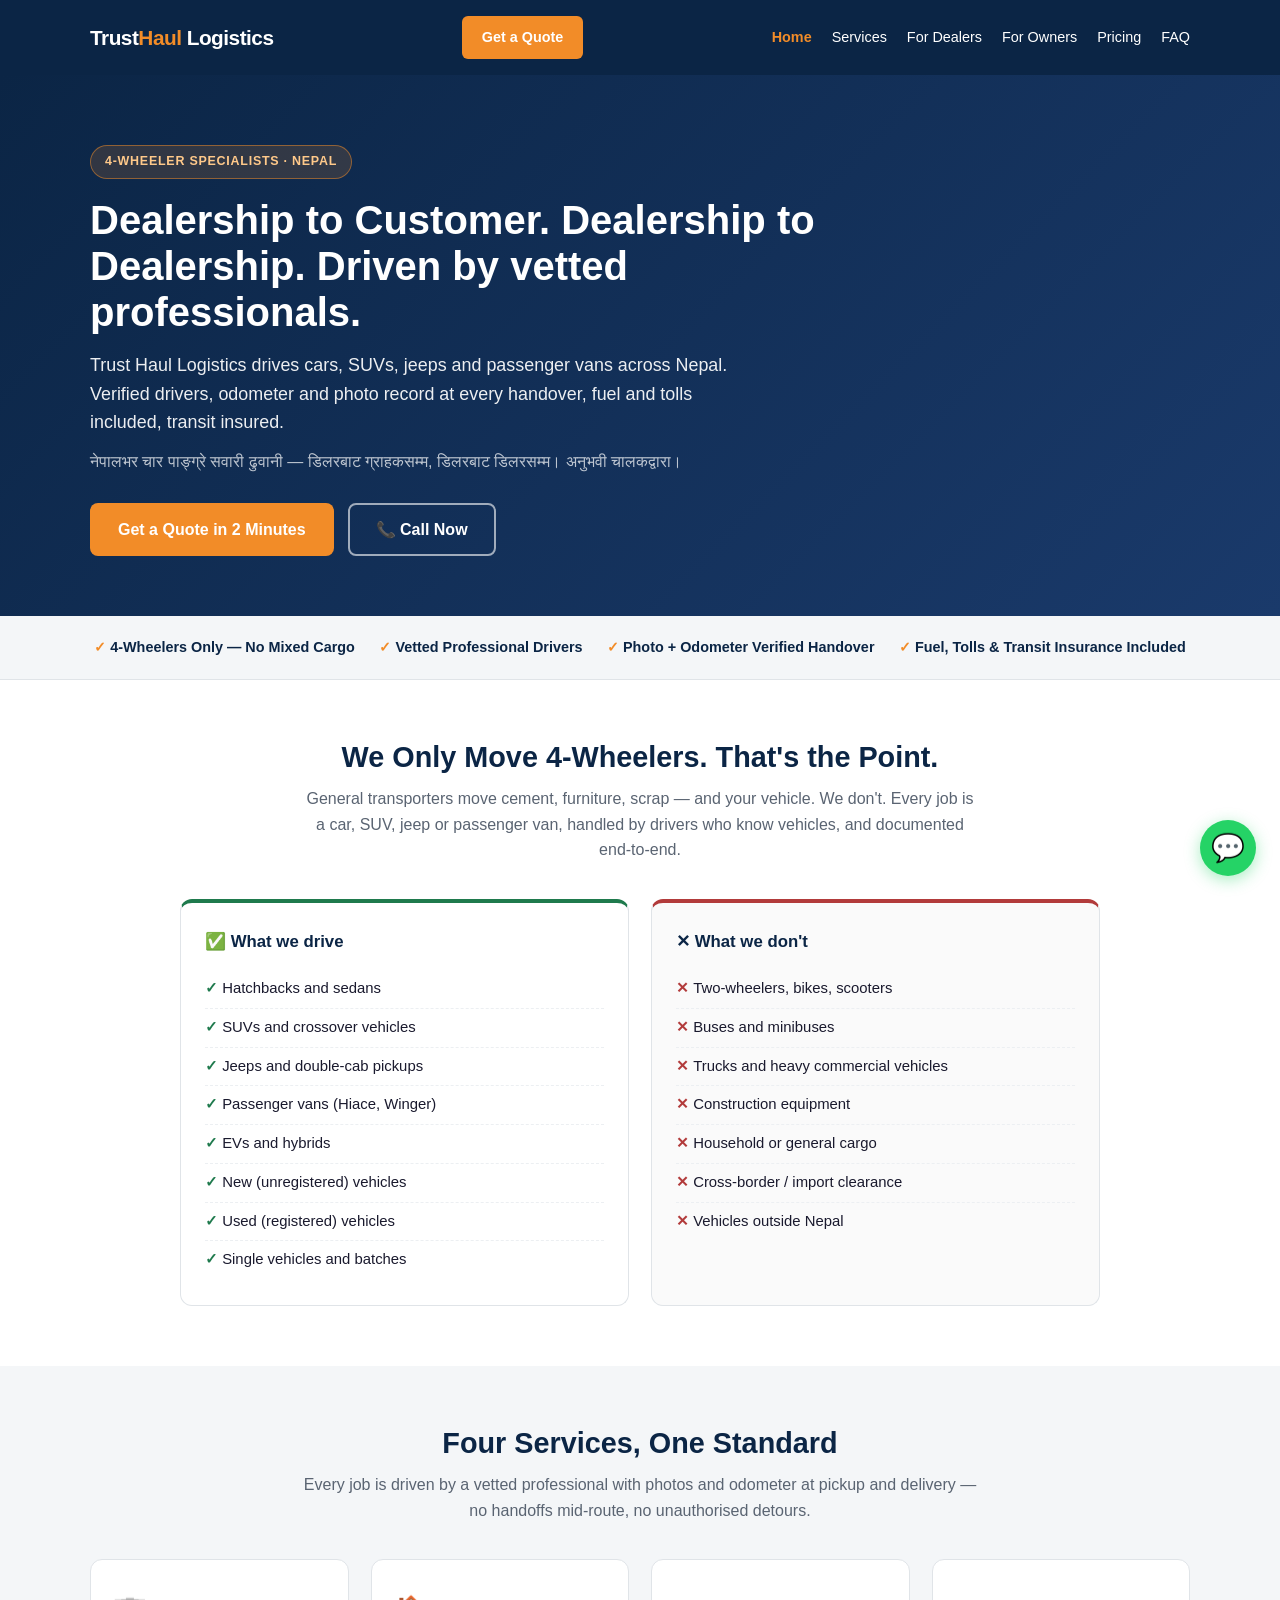
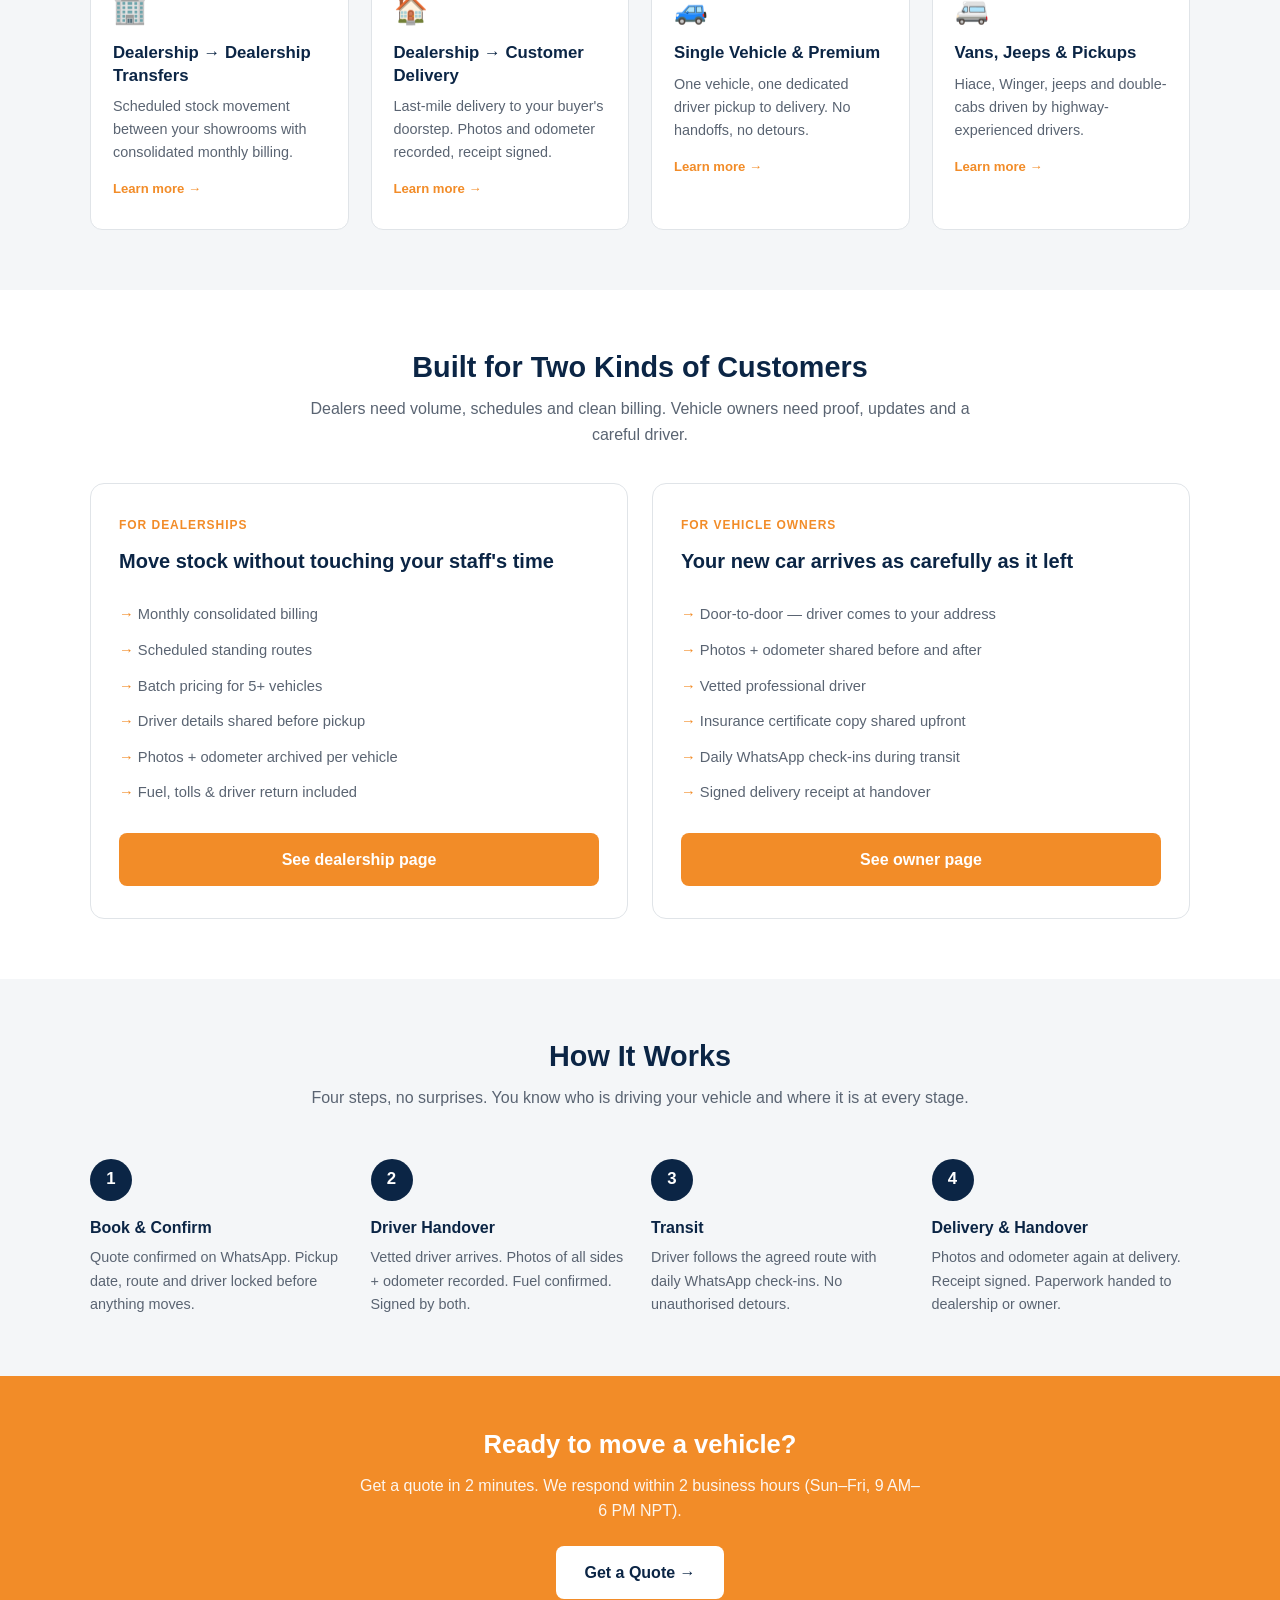
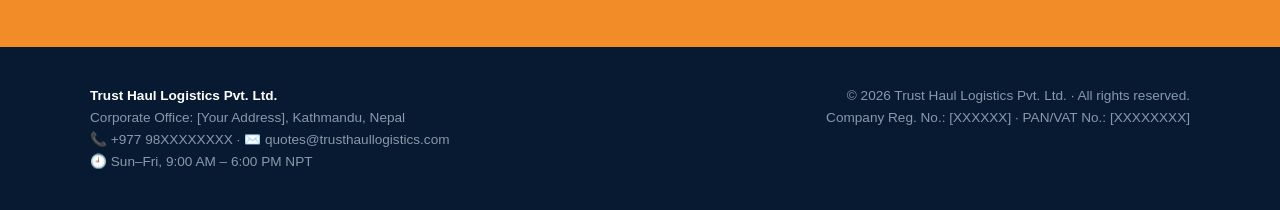
<file: index.html>
<!DOCTYPE html>
<html lang="en">
<head>
<meta charset="UTF-8">
<meta name="viewport" content="width=device-width, initial-scale=1.0">
<title>Trust Haul Logistics Pvt. Ltd. — 4-Wheeler Transport Across Nepal</title>
<meta name="description" content="Trust Haul Logistics drives 4-wheelers across Nepal — dealership to customer, dealership to dealership. Vetted professional drivers, odometer and photo record, fuel and tolls included. Quotes in NPR incl. 13% VAT.">
<link rel="stylesheet" href="styles.css">
</head>
<body>

<header>
  <div class="container">
    <a href="index.html" class="logo">Trust<span>Haul</span> Logistics</a>
    <a href="contact.html#quote" class="header-cta">Get a Quote</a>
    <nav>
      <a href="index.html" class="active">Home</a>
      <a href="services.html">Services</a>
      <a href="for-dealers.html">For Dealers</a>
      <a href="for-owners.html">For Owners</a>
      <a href="pricing.html">Pricing</a>
      <a href="faq.html">FAQ</a>
    </nav>
  </div>
</header>

<section class="hero">
  <div class="container">
    <span class="eyebrow">4-Wheeler Specialists · Nepal</span>
    <h1>Dealership to Customer. Dealership to Dealership. Driven by vetted professionals.</h1>
    <p>Trust Haul Logistics drives cars, SUVs, jeeps and passenger vans across Nepal. Verified drivers, odometer and photo record at every handover, fuel and tolls included, transit insured.</p>
    <p class="nepali" lang="ne">नेपालभर चार पाङ्ग्रे सवारी ढुवानी — डिलरबाट ग्राहकसम्म, डिलरबाट डिलरसम्म। अनुभवी चालकद्वारा।</p>
    <div class="hero-ctas">
      <a href="contact.html#quote" class="btn-primary">Get a Quote in 2 Minutes</a>
      <a href="tel:+9779800000000" class="btn-outline">📞 Call Now</a>
    </div>
  </div>
</section>

<div class="trust-bar">
  <div class="container">
    <div class="trust-items">
      <span>4-Wheelers Only — No Mixed Cargo</span>
      <span>Vetted Professional Drivers</span>
      <span>Photo + Odometer Verified Handover</span>
      <span>Fuel, Tolls & Transit Insurance Included</span>
    </div>
  </div>
</div>

<section>
  <div class="container">
    <h2 class="section-title">We Only Move 4-Wheelers. That's the Point.</h2>
    <p class="section-sub">General transporters move cement, furniture, scrap — and your vehicle. We don't. Every job is a car, SUV, jeep or passenger van, handled by drivers who know vehicles, and documented end-to-end.</p>
    <div class="move-grid">
      <div class="move-box yes">
        <h3>✅ What we drive</h3>
        <ul>
          <li>Hatchbacks and sedans</li>
          <li>SUVs and crossover vehicles</li>
          <li>Jeeps and double-cab pickups</li>
          <li>Passenger vans (Hiace, Winger)</li>
          <li>EVs and hybrids</li>
          <li>New (unregistered) vehicles</li>
          <li>Used (registered) vehicles</li>
          <li>Single vehicles and batches</li>
        </ul>
      </div>
      <div class="move-box no">
        <h3>✕ What we don't</h3>
        <ul>
          <li>Two-wheelers, bikes, scooters</li>
          <li>Buses and minibuses</li>
          <li>Trucks and heavy commercial vehicles</li>
          <li>Construction equipment</li>
          <li>Household or general cargo</li>
          <li>Cross-border / import clearance</li>
          <li>Vehicles outside Nepal</li>
        </ul>
      </div>
    </div>
  </div>
</section>

<section style="background:var(--grey)">
  <div class="container">
    <h2 class="section-title">Four Services, One Standard</h2>
    <p class="section-sub">Every job is driven by a vetted professional with photos and odometer at pickup and delivery — no handoffs mid-route, no unauthorised detours.</p>
    <div class="services-grid">
      <a href="services.html#dealer-to-dealer" class="service-card">
        <span class="ico">🏢</span>
        <h3>Dealership → Dealership Transfers</h3>
        <p>Scheduled stock movement between your showrooms with consolidated monthly billing.</p>
        <span class="more">Learn more →</span>
      </a>
      <a href="services.html#dealer-to-customer" class="service-card">
        <span class="ico">🏠</span>
        <h3>Dealership → Customer Delivery</h3>
        <p>Last-mile delivery to your buyer's doorstep. Photos and odometer recorded, receipt signed.</p>
        <span class="more">Learn more →</span>
      </a>
      <a href="services.html#single-vehicle" class="service-card">
        <span class="ico">🚙</span>
        <h3>Single Vehicle & Premium</h3>
        <p>One vehicle, one dedicated driver pickup to delivery. No handoffs, no detours.</p>
        <span class="more">Learn more →</span>
      </a>
      <a href="services.html#vans-jeeps" class="service-card">
        <span class="ico">🚐</span>
        <h3>Vans, Jeeps & Pickups</h3>
        <p>Hiace, Winger, jeeps and double-cabs driven by highway-experienced drivers.</p>
        <span class="more">Learn more →</span>
      </a>
    </div>
  </div>
</section>

<section>
  <div class="container">
    <h2 class="section-title">Built for Two Kinds of Customers</h2>
    <p class="section-sub">Dealers need volume, schedules and clean billing. Vehicle owners need proof, updates and a careful driver.</p>
    <div class="aud-grid">
      <div class="aud-card">
        <span class="aud-tag">For Dealerships</span>
        <h3>Move stock without touching your staff's time</h3>
        <ul>
          <li>Monthly consolidated billing</li>
          <li>Scheduled standing routes</li>
          <li>Batch pricing for 5+ vehicles</li>
          <li>Driver details shared before pickup</li>
          <li>Photos + odometer archived per vehicle</li>
          <li>Fuel, tolls & driver return included</li>
        </ul>
        <a href="for-dealers.html" class="btn-primary">See dealership page</a>
      </div>
      <div class="aud-card">
        <span class="aud-tag">For Vehicle Owners</span>
        <h3>Your new car arrives as carefully as it left</h3>
        <ul>
          <li>Door-to-door — driver comes to your address</li>
          <li>Photos + odometer shared before and after</li>
          <li>Vetted professional driver</li>
          <li>Insurance certificate copy shared upfront</li>
          <li>Daily WhatsApp check-ins during transit</li>
          <li>Signed delivery receipt at handover</li>
        </ul>
        <a href="for-owners.html" class="btn-primary">See owner page</a>
      </div>
    </div>
  </div>
</section>

<section style="background:var(--grey)">
  <div class="container">
    <h2 class="section-title">How It Works</h2>
    <p class="section-sub">Four steps, no surprises. You know who is driving your vehicle and where it is at every stage.</p>
    <div class="steps">
      <div class="step">
        <div class="num">1</div>
        <h3>Book & Confirm</h3>
        <p>Quote confirmed on WhatsApp. Pickup date, route and driver locked before anything moves.</p>
      </div>
      <div class="step">
        <div class="num">2</div>
        <h3>Driver Handover</h3>
        <p>Vetted driver arrives. Photos of all sides + odometer recorded. Fuel confirmed. Signed by both.</p>
      </div>
      <div class="step">
        <div class="num">3</div>
        <h3>Transit</h3>
        <p>Driver follows the agreed route with daily WhatsApp check-ins. No unauthorised detours.</p>
      </div>
      <div class="step">
        <div class="num">4</div>
        <h3>Delivery & Handover</h3>
        <p>Photos and odometer again at delivery. Receipt signed. Paperwork handed to dealership or owner.</p>
      </div>
    </div>
  </div>
</section>

<div class="cta-band">
  <div class="container">
    <h2>Ready to move a vehicle?</h2>
    <p>Get a quote in 2 minutes. We respond within 2 business hours (Sun–Fri, 9 AM–6 PM NPT).</p>
    <a href="contact.html#quote" class="btn-invert">Get a Quote →</a>
  </div>
</div>

<footer>
  <div class="container">
    <div class="foot-col">
      <strong>Trust Haul Logistics Pvt. Ltd.</strong><br>
      Corporate Office: [Your Address], Kathmandu, Nepal<br>
      📞 <a href="tel:+9779800000000">+977 98XXXXXXXX</a> · ✉️ <a href="mailto:quotes@trusthaullogistics.com">quotes@trusthaullogistics.com</a><br>
      🕘 Sun–Fri, 9:00 AM – 6:00 PM NPT
    </div>
    <div class="foot-right">
      © 2026 Trust Haul Logistics Pvt. Ltd. · All rights reserved.<br>
      Company Reg. No.: [XXXXXX] · PAN/VAT No.: [XXXXXXXX]
    </div>
  </div>
</footer>

<a href="https://wa.me/9779800000000?text=Namaste%20Trust%20Haul%2C%20I%20need%20a%20quote%20for%204-wheeler%20transport%20in%20Nepal." class="whatsapp-float" target="_blank" aria-label="Chat on WhatsApp">💬</a>

</body>
</html>
</file>
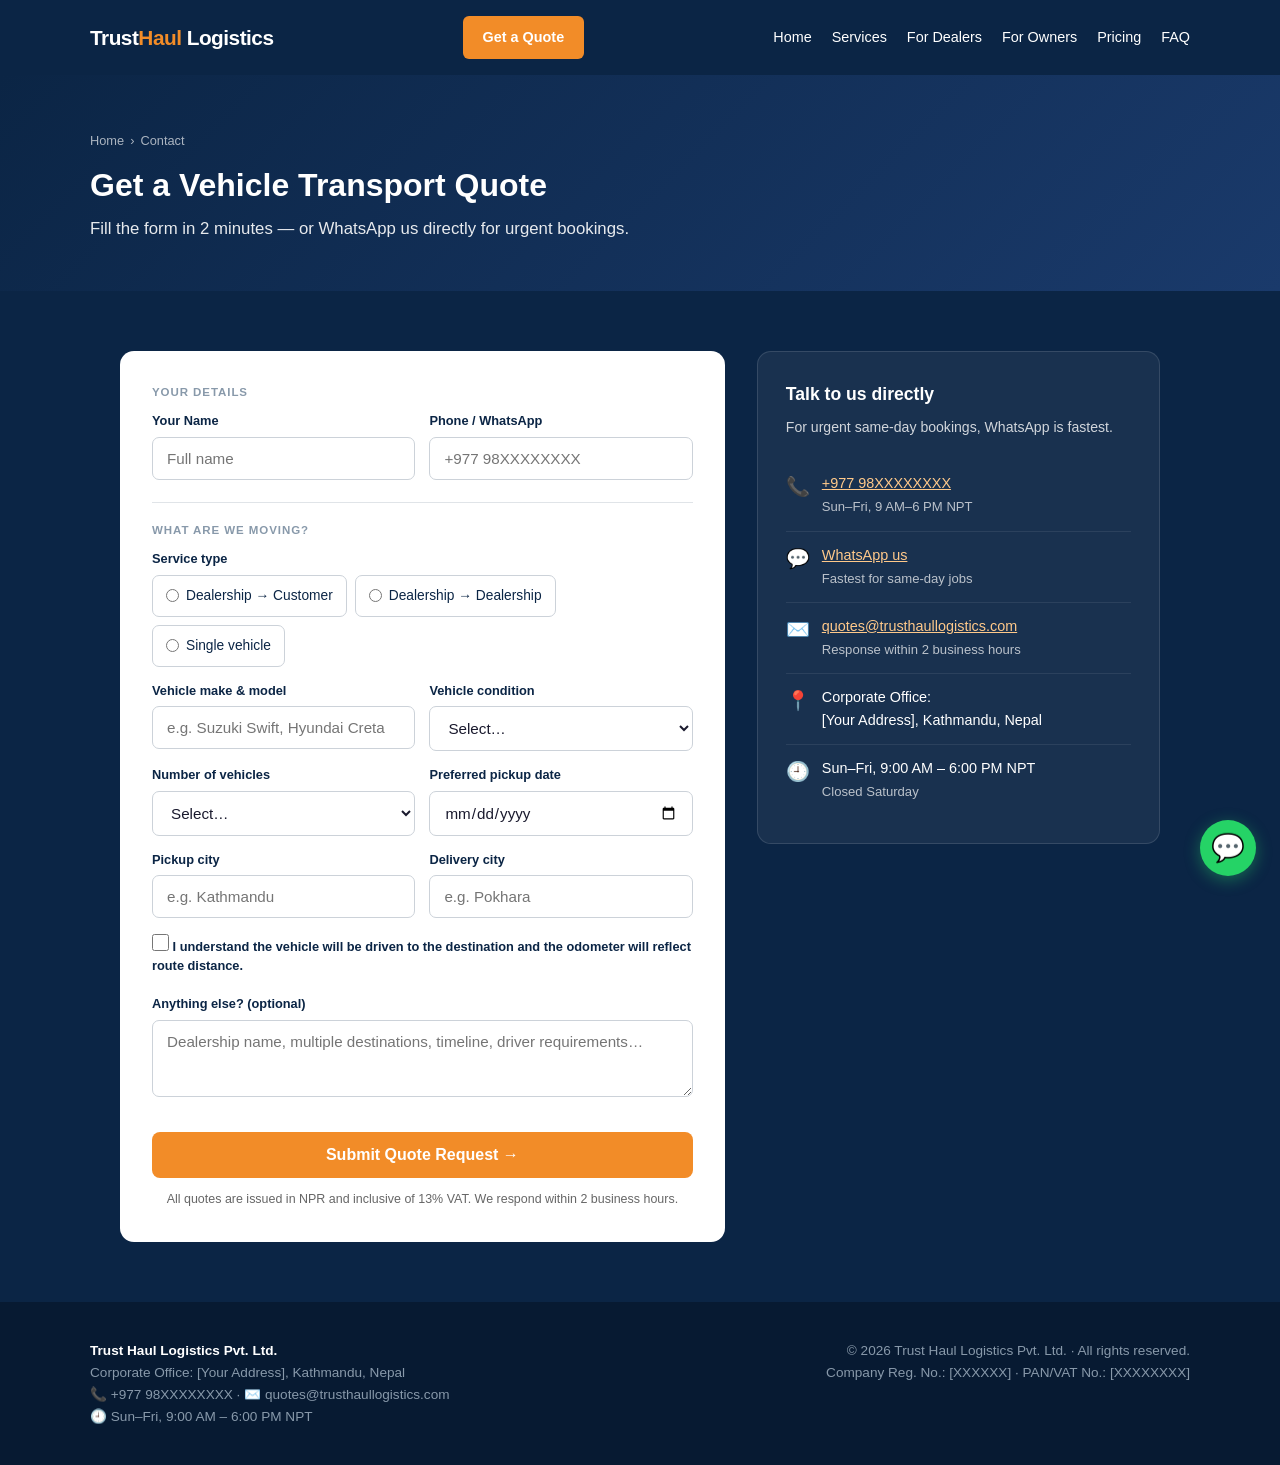
<file: contact.html>
<!DOCTYPE html>
<html lang="en">
<head>
<meta charset="UTF-8">
<meta name="viewport" content="width=device-width, initial-scale=1.0">
<title>Get a Quote — Trust Haul Logistics Pvt. Ltd.</title>
<meta name="description" content="Get a 4-wheeler transport quote in 2 minutes. We respond within 2 business hours with a clear NPR price inclusive of 13% VAT.">
<link rel="stylesheet" href="styles.css">
</head>
<body>

<header>
  <div class="container">
    <a href="index.html" class="logo">Trust<span>Haul</span> Logistics</a>
    <a href="contact.html#quote" class="header-cta">Get a Quote</a>
    <nav>
      <a href="index.html">Home</a>
      <a href="services.html">Services</a>
      <a href="for-dealers.html">For Dealers</a>
      <a href="for-owners.html">For Owners</a>
      <a href="pricing.html">Pricing</a>
      <a href="faq.html">FAQ</a>
    </nav>
  </div>
</header>

<section class="page-hero">
  <div class="container">
    <div class="breadcrumb"><a href="index.html">Home</a><span>›</span>Contact</div>
    <h1>Get a Vehicle Transport Quote</h1>
    <p>Fill the form in 2 minutes — or WhatsApp us directly for urgent bookings.</p>
  </div>
</section>

<section class="quote-section" id="quote">
  <div class="container">
    <div class="contact-grid">

      <form class="quote-form" name="quote" method="POST" action="/thanks.html" data-netlify="true" netlify-honeypot="bot-field">
        <input type="hidden" name="form-name" value="quote">
        <p style="display:none;"><label>Don't fill this out: <input name="bot-field"></label></p>

        <div class="form-section-label first">Your details</div>
        <div class="form-row">
          <div class="field">
            <label>Your Name</label>
            <input type="text" name="name" placeholder="Full name" required>
          </div>
          <div class="field">
            <label>Phone / WhatsApp</label>
            <input type="tel" name="phone" placeholder="+977 98XXXXXXXX" required>
          </div>
        </div>

        <div class="form-section-label">What are we moving?</div>
        <div class="form-row full">
          <div class="field">
            <label>Service type</label>
            <div class="radio-group">
              <label><input type="radio" name="service_type" value="Dealership to Customer" required> Dealership → Customer</label>
              <label><input type="radio" name="service_type" value="Dealership to Dealership"> Dealership → Dealership</label>
              <label><input type="radio" name="service_type" value="Single vehicle"> Single vehicle</label>
            </div>
          </div>
        </div>

        <div class="form-row">
          <div class="field">
            <label>Vehicle make & model</label>
            <input type="text" name="vehicle" placeholder="e.g. Suzuki Swift, Hyundai Creta" required>
          </div>
          <div class="field">
            <label>Vehicle condition</label>
            <select name="condition" required>
              <option value="">Select…</option>
              <option value="New (unregistered)">New (unregistered)</option>
              <option value="Used (registered)">Used (registered)</option>
            </select>
          </div>
        </div>

        <div class="form-row">
          <div class="field">
            <label>Number of vehicles</label>
            <select name="quantity" required>
              <option value="">Select…</option>
              <option value="1">1</option>
              <option value="2-5">2–5</option>
              <option value="6+">6+</option>
            </select>
          </div>
          <div class="field">
            <label>Preferred pickup date</label>
            <input type="date" name="pickup_date">
          </div>
        </div>

        <div class="form-row">
          <div class="field">
            <label>Pickup city</label>
            <input type="text" name="origin" placeholder="e.g. Kathmandu" required>
          </div>
          <div class="field">
            <label>Delivery city</label>
            <input type="text" name="destination" placeholder="e.g. Pokhara" required>
          </div>
        </div>

        <div class="form-row full">
          <div class="field">
            <label class="check-row">
              <input type="checkbox" name="driven_consent" value="Yes" required>
              I understand the vehicle will be driven to the destination and the odometer will reflect route distance.
            </label>
          </div>
        </div>

        <div class="form-row full">
          <div class="field">
            <label>Anything else? (optional)</label>
            <textarea name="notes" rows="3" placeholder="Dealership name, multiple destinations, timeline, driver requirements…"></textarea>
          </div>
        </div>

        <button type="submit" class="btn-primary">Submit Quote Request →</button>
        <p class="form-note">All quotes are issued in NPR and inclusive of 13% VAT. We respond within 2 business hours.</p>
      </form>

      <aside class="contact-sidebar">
        <h3>Talk to us directly</h3>
        <p>For urgent same-day bookings, WhatsApp is fastest.</p>
        <div class="contact-item"><span class="ci-ico">📞</span><div><a href="tel:+9779800000000">+977 98XXXXXXXX</a><br><span style="opacity:.7;font-size:.82rem">Sun–Fri, 9 AM–6 PM NPT</span></div></div>
        <div class="contact-item"><span class="ci-ico">💬</span><div><a href="https://wa.me/9779800000000" target="_blank">WhatsApp us</a><br><span style="opacity:.7;font-size:.82rem">Fastest for same-day jobs</span></div></div>
        <div class="contact-item"><span class="ci-ico">✉️</span><div><a href="mailto:quotes@trusthaullogistics.com">quotes@trusthaullogistics.com</a><br><span style="opacity:.7;font-size:.82rem">Response within 2 business hours</span></div></div>
        <div class="contact-item"><span class="ci-ico">📍</span><div>Corporate Office:<br>[Your Address], Kathmandu, Nepal</div></div>
        <div class="contact-item"><span class="ci-ico">🕘</span><div>Sun–Fri, 9:00 AM – 6:00 PM NPT<br><span style="opacity:.7;font-size:.82rem">Closed Saturday</span></div></div>
      </aside>

    </div>
  </div>
</section>

<footer>
  <div class="container">
    <div class="foot-col">
      <strong>Trust Haul Logistics Pvt. Ltd.</strong><br>
      Corporate Office: [Your Address], Kathmandu, Nepal<br>
      📞 <a href="tel:+9779800000000">+977 98XXXXXXXX</a> · ✉️ <a href="mailto:quotes@trusthaullogistics.com">quotes@trusthaullogistics.com</a><br>
      🕘 Sun–Fri, 9:00 AM – 6:00 PM NPT
    </div>
    <div class="foot-right">
      © 2026 Trust Haul Logistics Pvt. Ltd. · All rights reserved.<br>
      Company Reg. No.: [XXXXXX] · PAN/VAT No.: [XXXXXXXX]
    </div>
  </div>
</footer>

<a href="https://wa.me/9779800000000?text=Namaste%20Trust%20Haul%2C%20I%20need%20a%20quote." class="whatsapp-float" target="_blank" aria-label="Chat on WhatsApp">💬</a>

</body>
</html>
</file>
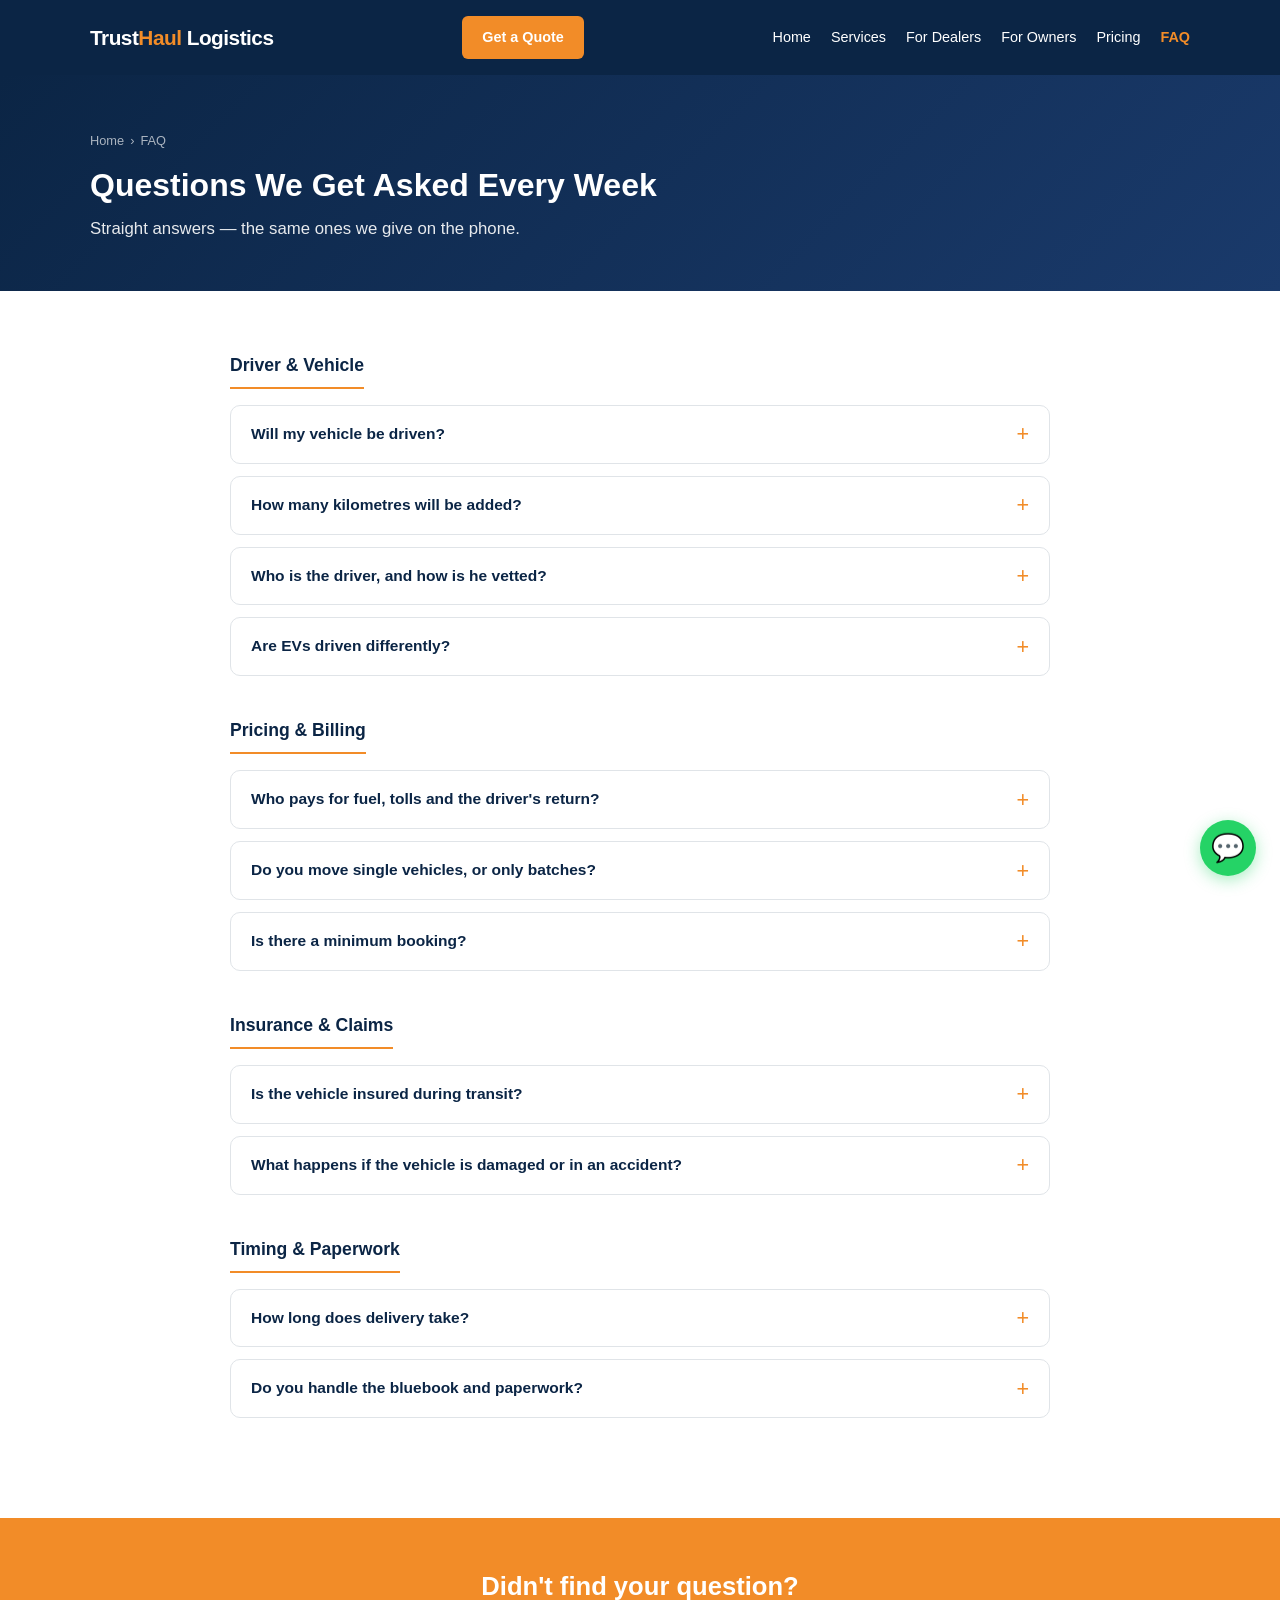
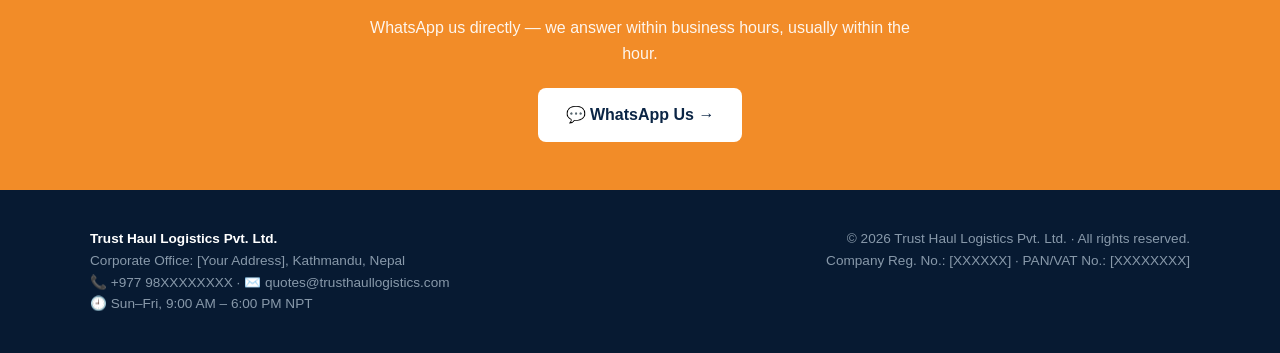
<file: faq.html>
<!DOCTYPE html>
<html lang="en">
<head>
<meta charset="UTF-8">
<meta name="viewport" content="width=device-width, initial-scale=1.0">
<title>FAQ — Trust Haul Logistics Pvt. Ltd.</title>
<meta name="description" content="Frequently asked questions about 4-wheeler transport in Nepal — driver vetting, odometer, insurance, paperwork, transit times, EVs, damage claims.">
<link rel="stylesheet" href="styles.css">
</head>
<body>

<header>
  <div class="container">
    <a href="index.html" class="logo">Trust<span>Haul</span> Logistics</a>
    <a href="contact.html#quote" class="header-cta">Get a Quote</a>
    <nav>
      <a href="index.html">Home</a>
      <a href="services.html">Services</a>
      <a href="for-dealers.html">For Dealers</a>
      <a href="for-owners.html">For Owners</a>
      <a href="pricing.html">Pricing</a>
      <a href="faq.html" class="active">FAQ</a>
    </nav>
  </div>
</header>

<section class="page-hero">
  <div class="container">
    <div class="breadcrumb"><a href="index.html">Home</a><span>›</span>FAQ</div>
    <h1>Questions We Get Asked Every Week</h1>
    <p>Straight answers — the same ones we give on the phone.</p>
  </div>
</section>

<section>
  <div class="container">

    <div class="faq-cat">
      <h2>Driver & Vehicle</h2>
      <div class="faq">
        <details>
          <summary>Will my vehicle be driven?</summary>
          <p class="ans">Yes. We run a driven-delivery service — a vetted professional driver drives your vehicle from pickup to delivery. For single vehicles this is faster and more economical than carriers, and it lets us deliver door-to-door without depot transfers. We record the odometer at pickup and again at delivery, and share both readings with you.</p>
        </details>
        <details>
          <summary>How many kilometres will be added?</summary>
          <p class="ans">The actual driving distance between pickup and destination, plus minimal unavoidable detours. The odometer is recorded and shared at pickup and delivery. Drivers follow the agreed route — no unauthorised detours.</p>
        </details>
        <details>
          <summary>Who is the driver, and how is he vetted?</summary>
          <p class="ans">Every driver's licence is verified, background checked, and driving record reviewed before assignment. We share the driver's name and phone number with you before pickup. Drivers follow the agreed route and check in daily during transit.</p>
        </details>
        <details>
          <summary>Are EVs driven differently?</summary>
          <p class="ans">Yes. Drivers plan charging stops along the route, confirm the charge level at pickup, and follow the vehicle's recommended driving mode. For premium EVs the same driver stays assigned pickup to delivery — no handoffs mid-route.</p>
        </details>
      </div>
    </div>

    <div class="faq-cat">
      <h2>Pricing & Billing</h2>
      <div class="faq">
        <details>
          <summary>Who pays for fuel, tolls and the driver's return?</summary>
          <p class="ans">All included in your quote. Fuel, tolls, parking and the driver's return journey are covered — you pay one price in NPR, inclusive of 13% VAT. There is no separate fuel receipt to reconcile at the end.</p>
        </details>
        <details>
          <summary>Do you move single vehicles, or only batches?</summary>
          <p class="ans">Both. Dealers typically book 5–20 vehicles at a time; individual owners book one. Single-vehicle bookings are quoted on the same rate card — you are not penalised for booking one car.</p>
        </details>
        <details>
          <summary>Is there a minimum booking?</summary>
          <p class="ans">No minimum. One vehicle is a valid booking. Rates for single vehicles may vary based on route and season — see the <a href="pricing.html" style="color:var(--orange);text-decoration:underline">pricing page</a> for indicative figures.</p>
        </details>
      </div>
    </div>

    <div class="faq-cat">
      <h2>Insurance & Claims</h2>
      <div class="faq">
        <details>
          <summary>Is the vehicle insured during transit?</summary>
          <p class="ans">Yes. Transit insurance covers the vehicle for the full journey. We share the insurance certificate copy before the vehicle moves. Cover is per-vehicle and based on the declared value — we confirm the value with you at booking so there is no dispute later.</p>
        </details>
        <details>
          <summary>What happens if the vehicle is damaged or in an accident?</summary>
          <p class="ans">We photograph every vehicle and record the odometer at pickup, so any damage is documented against a clear baseline. If damage occurs in our care, you file a claim with our transit insurer and we support it with pickup and delivery photos, odometer records, route logs and driver statements. You do not need to prove the damage happened — our records do that.</p>
        </details>
      </div>
    </div>

    <div class="faq-cat">
      <h2>Timing & Paperwork</h2>
      <div class="faq">
        <details>
          <summary>How long does delivery take?</summary>
          <p class="ans">Within Kathmandu Valley: same day or next day. Kathmandu to Pokhara or Chitwan: 1–2 days. Kathmandu to Birgunj, Biratnagar or Nepalgunj: 2–3 days. Timelines assume normal road and weather conditions — monsoon and highway closures can add time, and we tell you upfront when they might.</p>
        </details>
        <details>
          <summary>Do you handle the bluebook and paperwork?</summary>
          <p class="ans">We coordinate handover paperwork with the dealership — the vehicle does not leave without the correct documents in hand. For dealership-to-dealer transfers we hand documents directly to the receiving dealer. For customer deliveries we hand them to the buyer and get a signed receipt. We do not process ownership transfers ourselves, but nothing gets lost in transit.</p>
        </details>
      </div>
    </div>

  </div>
</section>

<div class="cta-band">
  <div class="container">
    <h2>Didn't find your question?</h2>
    <p>WhatsApp us directly — we answer within business hours, usually within the hour.</p>
    <a href="https://wa.me/9779800000000?text=Namaste%20Trust%20Haul%2C%20I%20have%20a%20question." class="btn-invert" target="_blank">💬 WhatsApp Us →</a>
  </div>
</div>

<footer>
  <div class="container">
    <div class="foot-col">
      <strong>Trust Haul Logistics Pvt. Ltd.</strong><br>
      Corporate Office: [Your Address], Kathmandu, Nepal<br>
      📞 <a href="tel:+9779800000000">+977 98XXXXXXXX</a> · ✉️ <a href="mailto:quotes@trusthaullogistics.com">quotes@trusthaullogistics.com</a><br>
      🕘 Sun–Fri, 9:00 AM – 6:00 PM NPT
    </div>
    <div class="foot-right">
      © 2026 Trust Haul Logistics Pvt. Ltd. · All rights reserved.<br>
      Company Reg. No.: [XXXXXX] · PAN/VAT No.: [XXXXXXXX]
    </div>
  </div>
</footer>

<a href="https://wa.me/9779800000000?text=Namaste%20Trust%20Haul%2C%20I%20have%20a%20question." class="whatsapp-float" target="_blank" aria-label="Chat on WhatsApp">💬</a>

</body>
</html>
</file>
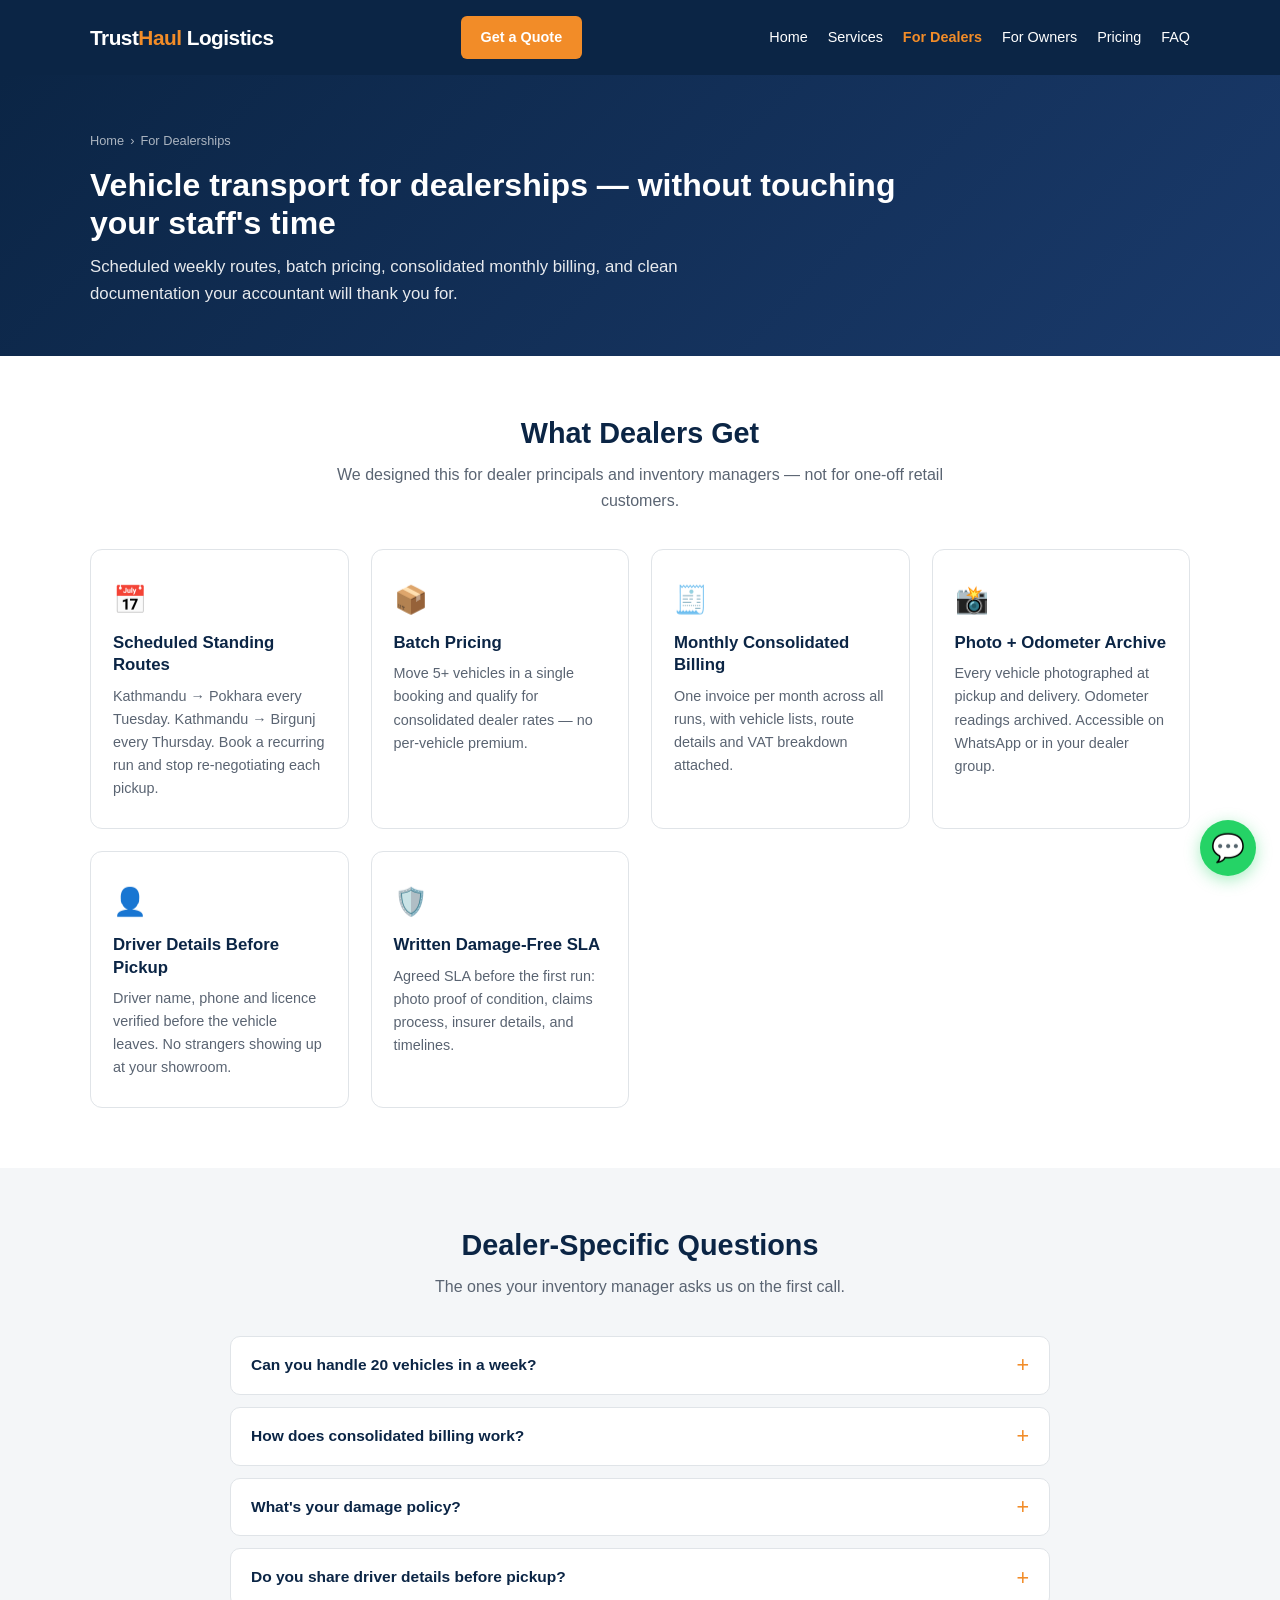
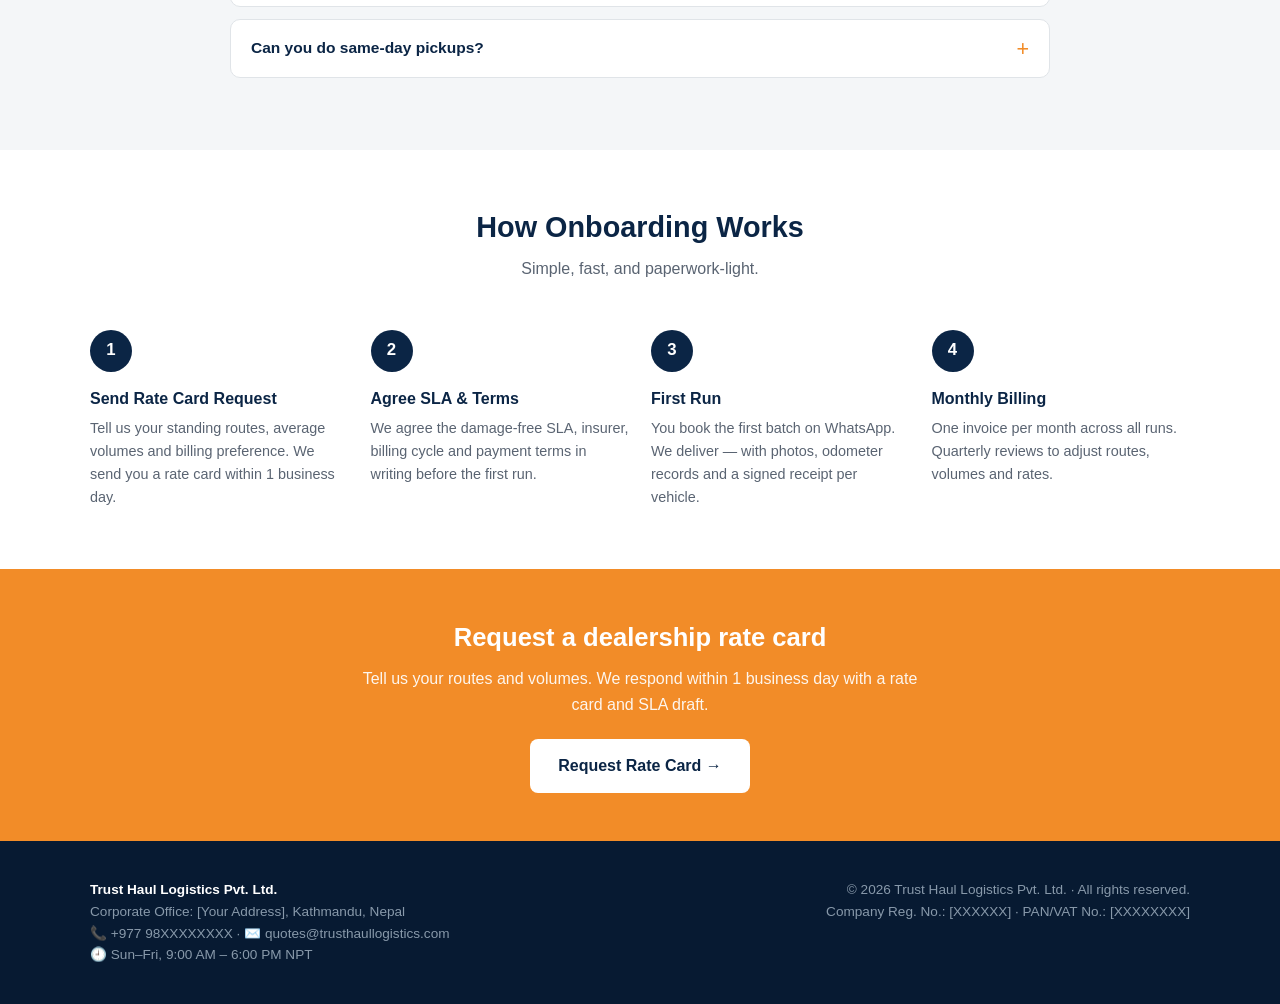
<file: for-dealers.html>
<!DOCTYPE html>
<html lang="en">
<head>
<meta charset="UTF-8">
<meta name="viewport" content="width=device-width, initial-scale=1.0">
<title>For Dealerships — Trust Haul Logistics Pvt. Ltd.</title>
<meta name="description" content="Vehicle transport for dealerships in Nepal. Scheduled weekly routes, batch pricing, consolidated billing, driver details shared before pickup, photos + odometer archived per vehicle. Fuel, tolls and transit insurance included.">
<link rel="stylesheet" href="styles.css">
</head>
<body>

<header>
  <div class="container">
    <a href="index.html" class="logo">Trust<span>Haul</span> Logistics</a>
    <a href="contact.html#quote" class="header-cta">Get a Quote</a>
    <nav>
      <a href="index.html">Home</a>
      <a href="services.html">Services</a>
      <a href="for-dealers.html" class="active">For Dealers</a>
      <a href="for-owners.html">For Owners</a>
      <a href="pricing.html">Pricing</a>
      <a href="faq.html">FAQ</a>
    </nav>
  </div>
</header>

<section class="page-hero">
  <div class="container">
    <div class="breadcrumb"><a href="index.html">Home</a><span>›</span>For Dealerships</div>
    <h1>Vehicle transport for dealerships — without touching your staff's time</h1>
    <p>Scheduled weekly routes, batch pricing, consolidated monthly billing, and clean documentation your accountant will thank you for.</p>
  </div>
</section>

<section>
  <div class="container">
    <h2 class="section-title">What Dealers Get</h2>
    <p class="section-sub">We designed this for dealer principals and inventory managers — not for one-off retail customers.</p>
    <div class="services-grid">
      <div class="service-card">
        <span class="ico">📅</span>
        <h3>Scheduled Standing Routes</h3>
        <p>Kathmandu → Pokhara every Tuesday. Kathmandu → Birgunj every Thursday. Book a recurring run and stop re-negotiating each pickup.</p>
      </div>
      <div class="service-card">
        <span class="ico">📦</span>
        <h3>Batch Pricing</h3>
        <p>Move 5+ vehicles in a single booking and qualify for consolidated dealer rates — no per-vehicle premium.</p>
      </div>
      <div class="service-card">
        <span class="ico">🧾</span>
        <h3>Monthly Consolidated Billing</h3>
        <p>One invoice per month across all runs, with vehicle lists, route details and VAT breakdown attached.</p>
      </div>
      <div class="service-card">
        <span class="ico">📸</span>
        <h3>Photo + Odometer Archive</h3>
        <p>Every vehicle photographed at pickup and delivery. Odometer readings archived. Accessible on WhatsApp or in your dealer group.</p>
      </div>
      <div class="service-card">
        <span class="ico">👤</span>
        <h3>Driver Details Before Pickup</h3>
        <p>Driver name, phone and licence verified before the vehicle leaves. No strangers showing up at your showroom.</p>
      </div>
      <div class="service-card">
        <span class="ico">🛡️</span>
        <h3>Written Damage-Free SLA</h3>
        <p>Agreed SLA before the first run: photo proof of condition, claims process, insurer details, and timelines.</p>
      </div>
    </div>
  </div>
</section>

<section style="background:var(--grey)">
  <div class="container">
    <h2 class="section-title">Dealer-Specific Questions</h2>
    <p class="section-sub">The ones your inventory manager asks us on the first call.</p>
    <div class="faq">
      <details>
        <summary>Can you handle 20 vehicles in a week?</summary>
        <p class="ans">Yes. We organise multi-vehicle batches with one driver per vehicle. For 20+ vehicles in a single week we'd typically run 2–3 scheduled batches. Tell us the volume upfront and we'll quote a batch rate and confirm the schedule in writing.</p>
      </details>
      <details>
        <summary>How does consolidated billing work?</summary>
        <p class="ans">You receive one invoice per calendar month covering all runs, with vehicle lists, route details, pickup/delivery dates and VAT breakdown. Payment terms are agreed at onboarding — standard is 15-day from invoice date. We can also accommodate per-run invoicing if your accounting prefers it.</p>
      </details>
      <details>
        <summary>What's your damage policy?</summary>
        <p class="ans">Photos and odometer readings are taken at pickup and at delivery, signed by both sides. If damage occurs in our care, you file a claim with our transit insurer and we support it with pickup and delivery photos, odometer records, route logs and driver statements. You do not need to prove the damage happened — our records do that.</p>
      </details>
      <details>
        <summary>Do you share driver details before pickup?</summary>
        <p class="ans">Yes. Every driver's name, phone and licence are shared with you before the vehicle leaves. Drivers are vetted, background-checked and briefed on the specific route and any special handling requirements you flag.</p>
      </details>
      <details>
        <summary>Can you do same-day pickups?</summary>
        <p class="ans">Yes, subject to driver availability — usually within 4–6 hours for Kathmandu Valley routes, longer for out-of-valley. Same-day bookings should go directly to WhatsApp or phone, not the form.</p>
      </details>
    </div>
  </div>
</section>

<section>
  <div class="container">
    <h2 class="section-title">How Onboarding Works</h2>
    <p class="section-sub">Simple, fast, and paperwork-light.</p>
    <div class="steps">
      <div class="step">
        <div class="num">1</div>
        <h3>Send Rate Card Request</h3>
        <p>Tell us your standing routes, average volumes and billing preference. We send you a rate card within 1 business day.</p>
      </div>
      <div class="step">
        <div class="num">2</div>
        <h3>Agree SLA & Terms</h3>
        <p>We agree the damage-free SLA, insurer, billing cycle and payment terms in writing before the first run.</p>
      </div>
      <div class="step">
        <div class="num">3</div>
        <h3>First Run</h3>
        <p>You book the first batch on WhatsApp. We deliver — with photos, odometer records and a signed receipt per vehicle.</p>
      </div>
      <div class="step">
        <div class="num">4</div>
        <h3>Monthly Billing</h3>
        <p>One invoice per month across all runs. Quarterly reviews to adjust routes, volumes and rates.</p>
      </div>
    </div>
  </div>
</section>

<div class="cta-band">
  <div class="container">
    <h2>Request a dealership rate card</h2>
    <p>Tell us your routes and volumes. We respond within 1 business day with a rate card and SLA draft.</p>
    <a href="contact.html#quote" class="btn-invert">Request Rate Card →</a>
  </div>
</div>

<footer>
  <div class="container">
    <div class="foot-col">
      <strong>Trust Haul Logistics Pvt. Ltd.</strong><br>
      Corporate Office: [Your Address], Kathmandu, Nepal<br>
      📞 <a href="tel:+9779800000000">+977 98XXXXXXXX</a> · ✉️ <a href="mailto:quotes@trusthaullogistics.com">quotes@trusthaullogistics.com</a><br>
      🕘 Sun–Fri, 9:00 AM – 6:00 PM NPT
    </div>
    <div class="foot-right">
      © 2026 Trust Haul Logistics Pvt. Ltd. · All rights reserved.<br>
      Company Reg. No.: [XXXXXX] · PAN/VAT No.: [XXXXXXXX]
    </div>
  </div>
</footer>

<a href="https://wa.me/9779800000000?text=Namaste%20Trust%20Haul%2C%20I%20am%20a%20dealership%20looking%20for%20vehicle%20transport%20rates." class="whatsapp-float" target="_blank" aria-label="Chat on WhatsApp">💬</a>

</body>
</html>
</file>
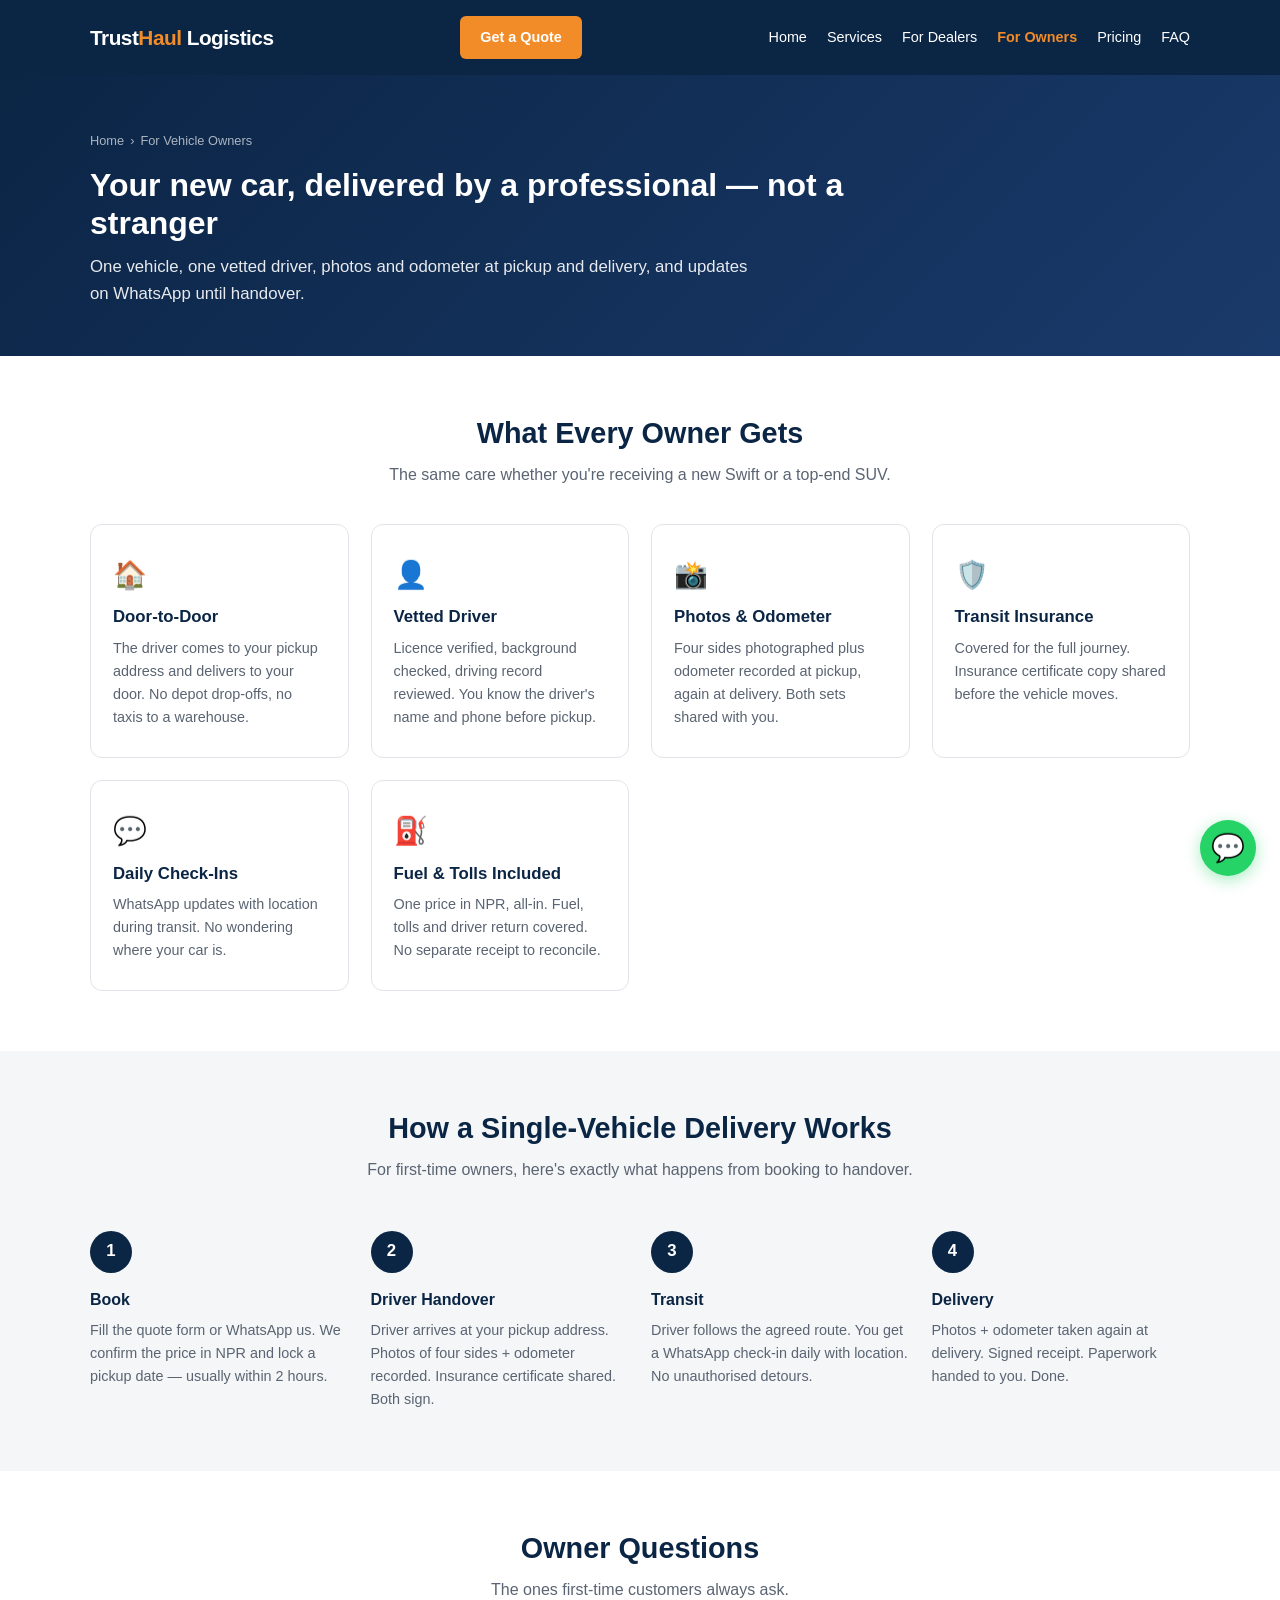
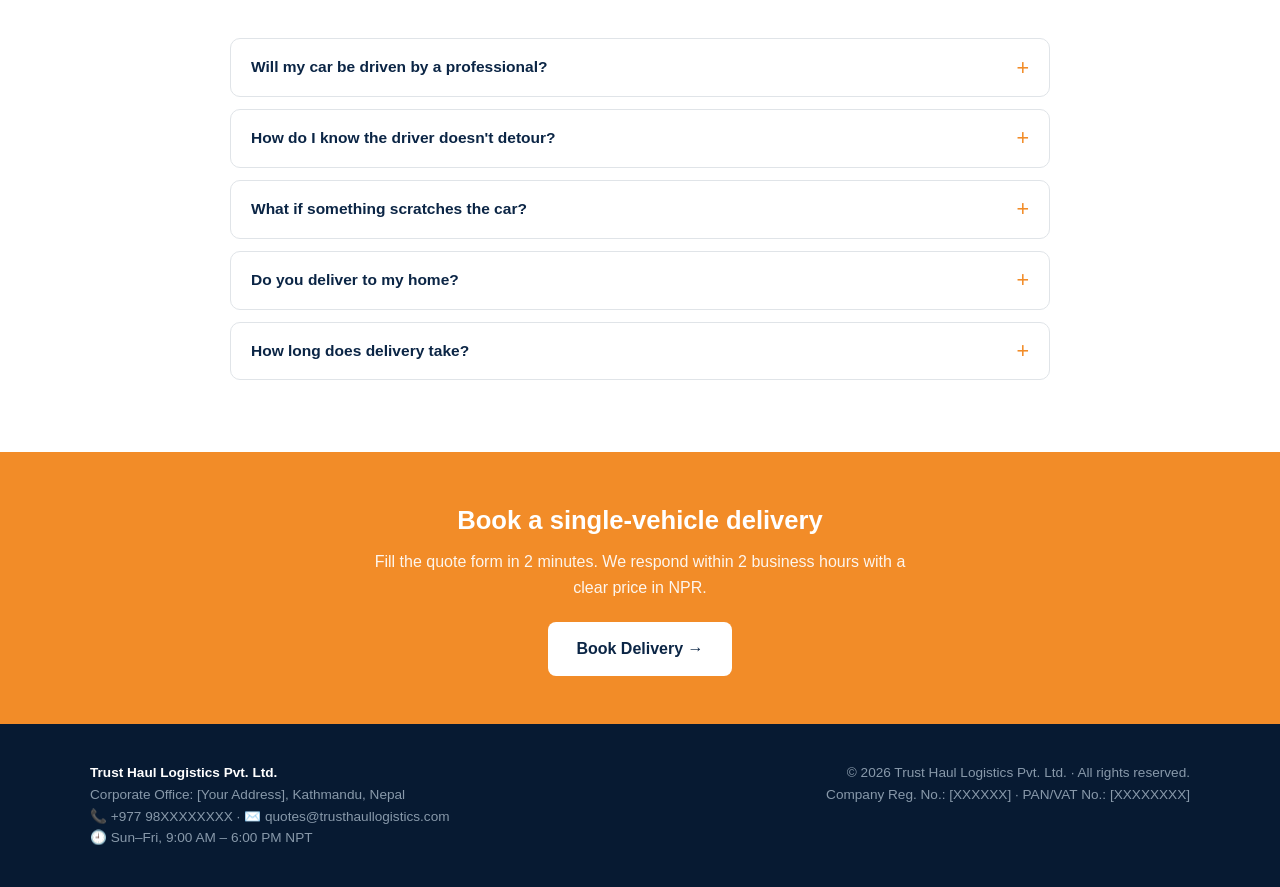
<file: for-owners.html>
<!DOCTYPE html>
<html lang="en">
<head>
<meta charset="UTF-8">
<meta name="viewport" content="width=device-width, initial-scale=1.0">
<title>For Vehicle Owners — Trust Haul Logistics Pvt. Ltd.</title>
<meta name="description" content="Door-to-door vehicle delivery for individual owners in Nepal. Vetted professional driver, photos and odometer at pickup and delivery, fuel and tolls included, transit insured, signed receipt at handover.">
<link rel="stylesheet" href="styles.css">
</head>
<body>

<header>
  <div class="container">
    <a href="index.html" class="logo">Trust<span>Haul</span> Logistics</a>
    <a href="contact.html#quote" class="header-cta">Get a Quote</a>
    <nav>
      <a href="index.html">Home</a>
      <a href="services.html">Services</a>
      <a href="for-dealers.html">For Dealers</a>
      <a href="for-owners.html" class="active">For Owners</a>
      <a href="pricing.html">Pricing</a>
      <a href="faq.html">FAQ</a>
    </nav>
  </div>
</header>

<section class="page-hero">
  <div class="container">
    <div class="breadcrumb"><a href="index.html">Home</a><span>›</span>For Vehicle Owners</div>
    <h1>Your new car, delivered by a professional — not a stranger</h1>
    <p>One vehicle, one vetted driver, photos and odometer at pickup and delivery, and updates on WhatsApp until handover.</p>
  </div>
</section>

<section>
  <div class="container">
    <h2 class="section-title">What Every Owner Gets</h2>
    <p class="section-sub">The same care whether you're receiving a new Swift or a top-end SUV.</p>
    <div class="services-grid">
      <div class="service-card">
        <span class="ico">🏠</span>
        <h3>Door-to-Door</h3>
        <p>The driver comes to your pickup address and delivers to your door. No depot drop-offs, no taxis to a warehouse.</p>
      </div>
      <div class="service-card">
        <span class="ico">👤</span>
        <h3>Vetted Driver</h3>
        <p>Licence verified, background checked, driving record reviewed. You know the driver's name and phone before pickup.</p>
      </div>
      <div class="service-card">
        <span class="ico">📸</span>
        <h3>Photos & Odometer</h3>
        <p>Four sides photographed plus odometer recorded at pickup, again at delivery. Both sets shared with you.</p>
      </div>
      <div class="service-card">
        <span class="ico">🛡️</span>
        <h3>Transit Insurance</h3>
        <p>Covered for the full journey. Insurance certificate copy shared before the vehicle moves.</p>
      </div>
      <div class="service-card">
        <span class="ico">💬</span>
        <h3>Daily Check-Ins</h3>
        <p>WhatsApp updates with location during transit. No wondering where your car is.</p>
      </div>
      <div class="service-card">
        <span class="ico">⛽</span>
        <h3>Fuel & Tolls Included</h3>
        <p>One price in NPR, all-in. Fuel, tolls and driver return covered. No separate receipt to reconcile.</p>
      </div>
    </div>
  </div>
</section>

<section style="background:var(--grey)">
  <div class="container">
    <h2 class="section-title">How a Single-Vehicle Delivery Works</h2>
    <p class="section-sub">For first-time owners, here's exactly what happens from booking to handover.</p>
    <div class="steps">
      <div class="step">
        <div class="num">1</div>
        <h3>Book</h3>
        <p>Fill the quote form or WhatsApp us. We confirm the price in NPR and lock a pickup date — usually within 2 hours.</p>
      </div>
      <div class="step">
        <div class="num">2</div>
        <h3>Driver Handover</h3>
        <p>Driver arrives at your pickup address. Photos of four sides + odometer recorded. Insurance certificate shared. Both sign.</p>
      </div>
      <div class="step">
        <div class="num">3</div>
        <h3>Transit</h3>
        <p>Driver follows the agreed route. You get a WhatsApp check-in daily with location. No unauthorised detours.</p>
      </div>
      <div class="step">
        <div class="num">4</div>
        <h3>Delivery</h3>
        <p>Photos + odometer taken again at delivery. Signed receipt. Paperwork handed to you. Done.</p>
      </div>
    </div>
  </div>
</section>

<section>
  <div class="container">
    <h2 class="section-title">Owner Questions</h2>
    <p class="section-sub">The ones first-time customers always ask.</p>
    <div class="faq">
      <details>
        <summary>Will my car be driven by a professional?</summary>
        <p class="ans">Yes. Every driver is licence-verified, background checked, and has a reviewed driving record. We share the driver's name and phone before pickup. For single-vehicle bookings the same driver stays with your vehicle pickup to delivery — no handoffs.</p>
      </details>
      <details>
        <summary>How do I know the driver doesn't detour?</summary>
        <p class="ans">Every driver follows the agreed route and checks in daily with location on WhatsApp. The odometer is recorded at pickup and delivery, and shared with you — so any unexplained distance is visible. No unauthorised detours are tolerated.</p>
      </details>
      <details>
        <summary>What if something scratches the car?</summary>
        <p class="ans">We photograph every side of the vehicle at pickup, so any pre-existing scratches are documented before the vehicle moves. If new damage occurs in transit, you file a claim with our transit insurer and we support it with pickup and delivery photos, odometer records and driver statements.</p>
      </details>
      <details>
        <summary>Do you deliver to my home?</summary>
        <p class="ans">Yes. Door-to-door — driver comes to your pickup address and delivers to your delivery address. No depot drop-offs. The only exception is if a narrow street physically blocks access; in that case we agree a safe nearby handover point with you in advance.</p>
      </details>
      <details>
        <summary>How long does delivery take?</summary>
        <p class="ans">Within Kathmandu Valley: same day or next day. Kathmandu to Pokhara or Chitwan: 1–2 days. Kathmandu to Birgunj, Biratnagar or Nepalgunj: 2–3 days. Timelines assume normal conditions — we tell you upfront if monsoon or highway closures might add time.</p>
      </details>
    </div>
  </div>
</section>

<div class="cta-band">
  <div class="container">
    <h2>Book a single-vehicle delivery</h2>
    <p>Fill the quote form in 2 minutes. We respond within 2 business hours with a clear price in NPR.</p>
    <a href="contact.html#quote" class="btn-invert">Book Delivery →</a>
  </div>
</div>

<footer>
  <div class="container">
    <div class="foot-col">
      <strong>Trust Haul Logistics Pvt. Ltd.</strong><br>
      Corporate Office: [Your Address], Kathmandu, Nepal<br>
      📞 <a href="tel:+9779800000000">+977 98XXXXXXXX</a> · ✉️ <a href="mailto:quotes@trusthaullogistics.com">quotes@trusthaullogistics.com</a><br>
      🕘 Sun–Fri, 9:00 AM – 6:00 PM NPT
    </div>
    <div class="foot-right">
      © 2026 Trust Haul Logistics Pvt. Ltd. · All rights reserved.<br>
      Company Reg. No.: [XXXXXX] · PAN/VAT No.: [XXXXXXXX]
    </div>
  </div>
</footer>

<a href="https://wa.me/9779800000000?text=Namaste%20Trust%20Haul%2C%20I%20need%20to%20deliver%20a%20single%20vehicle." class="whatsapp-float" target="_blank" aria-label="Chat on WhatsApp">💬</a>

</body>
</html>
</file>
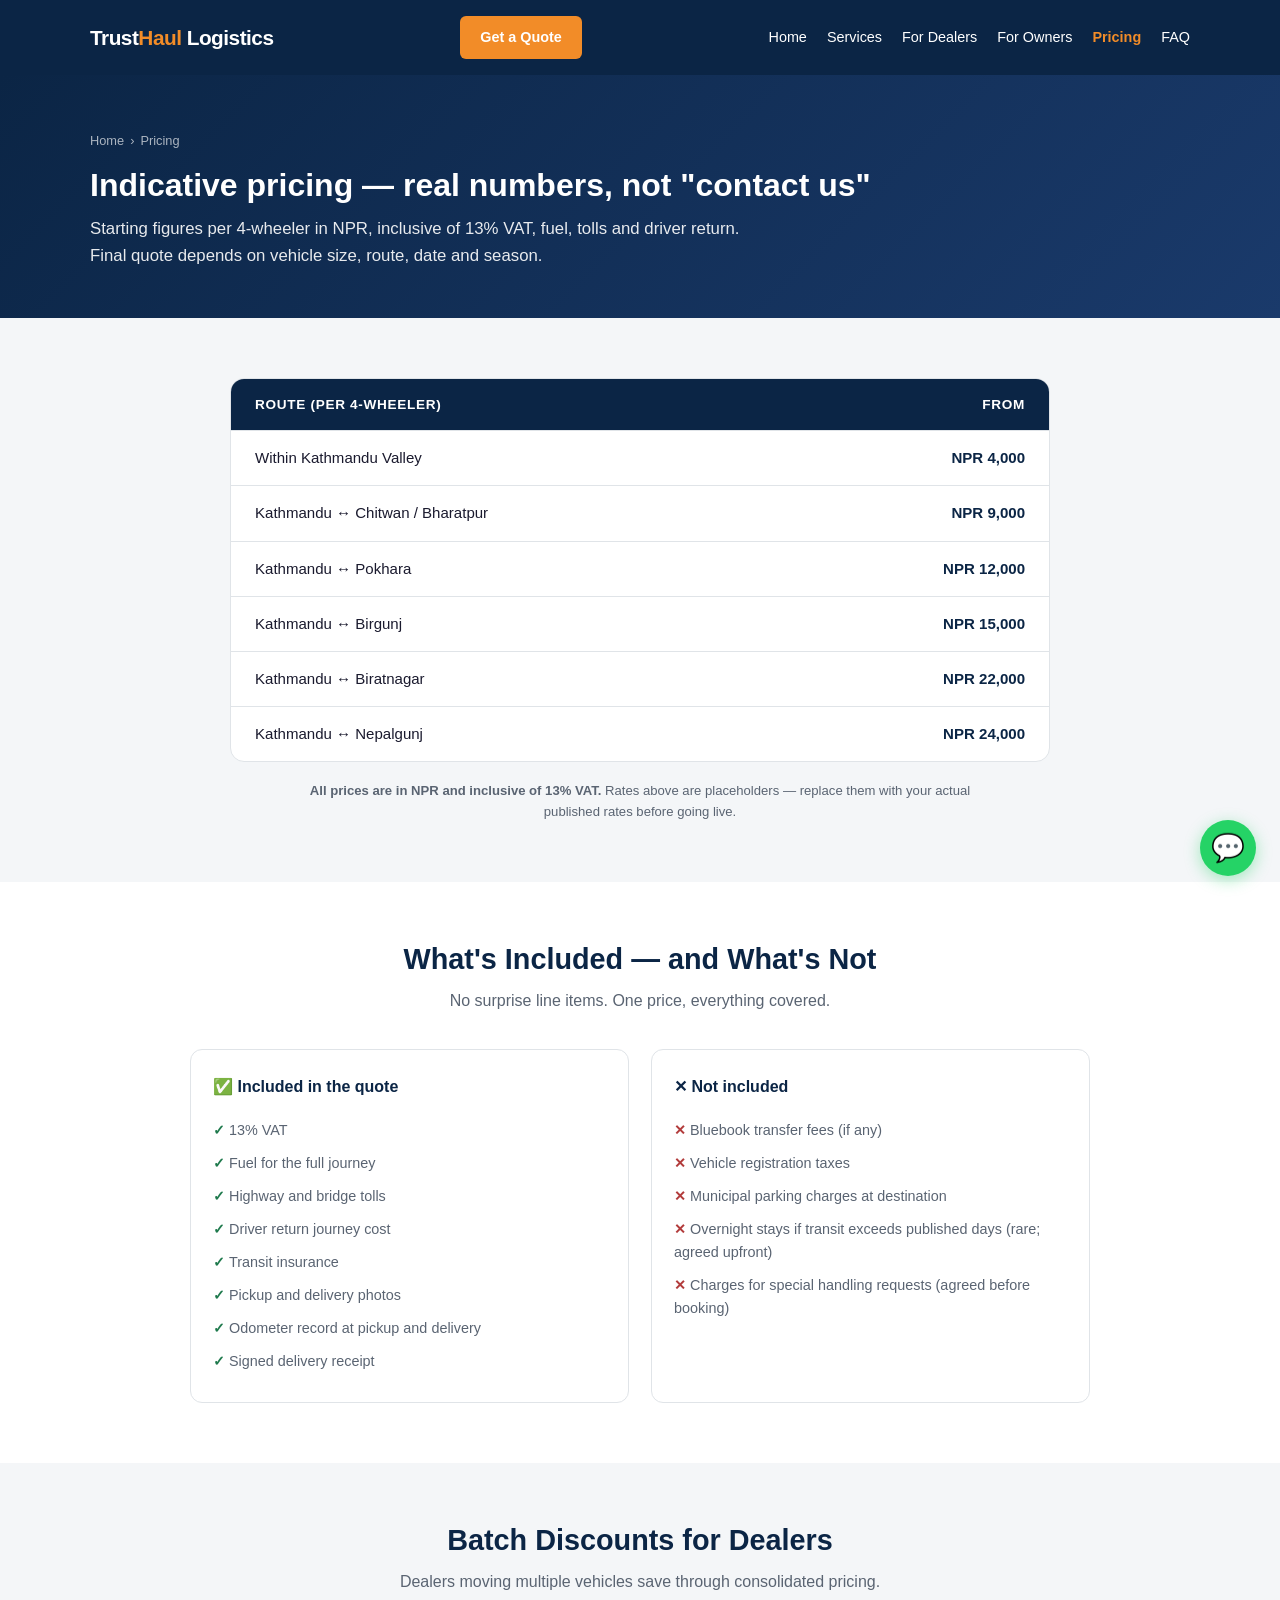
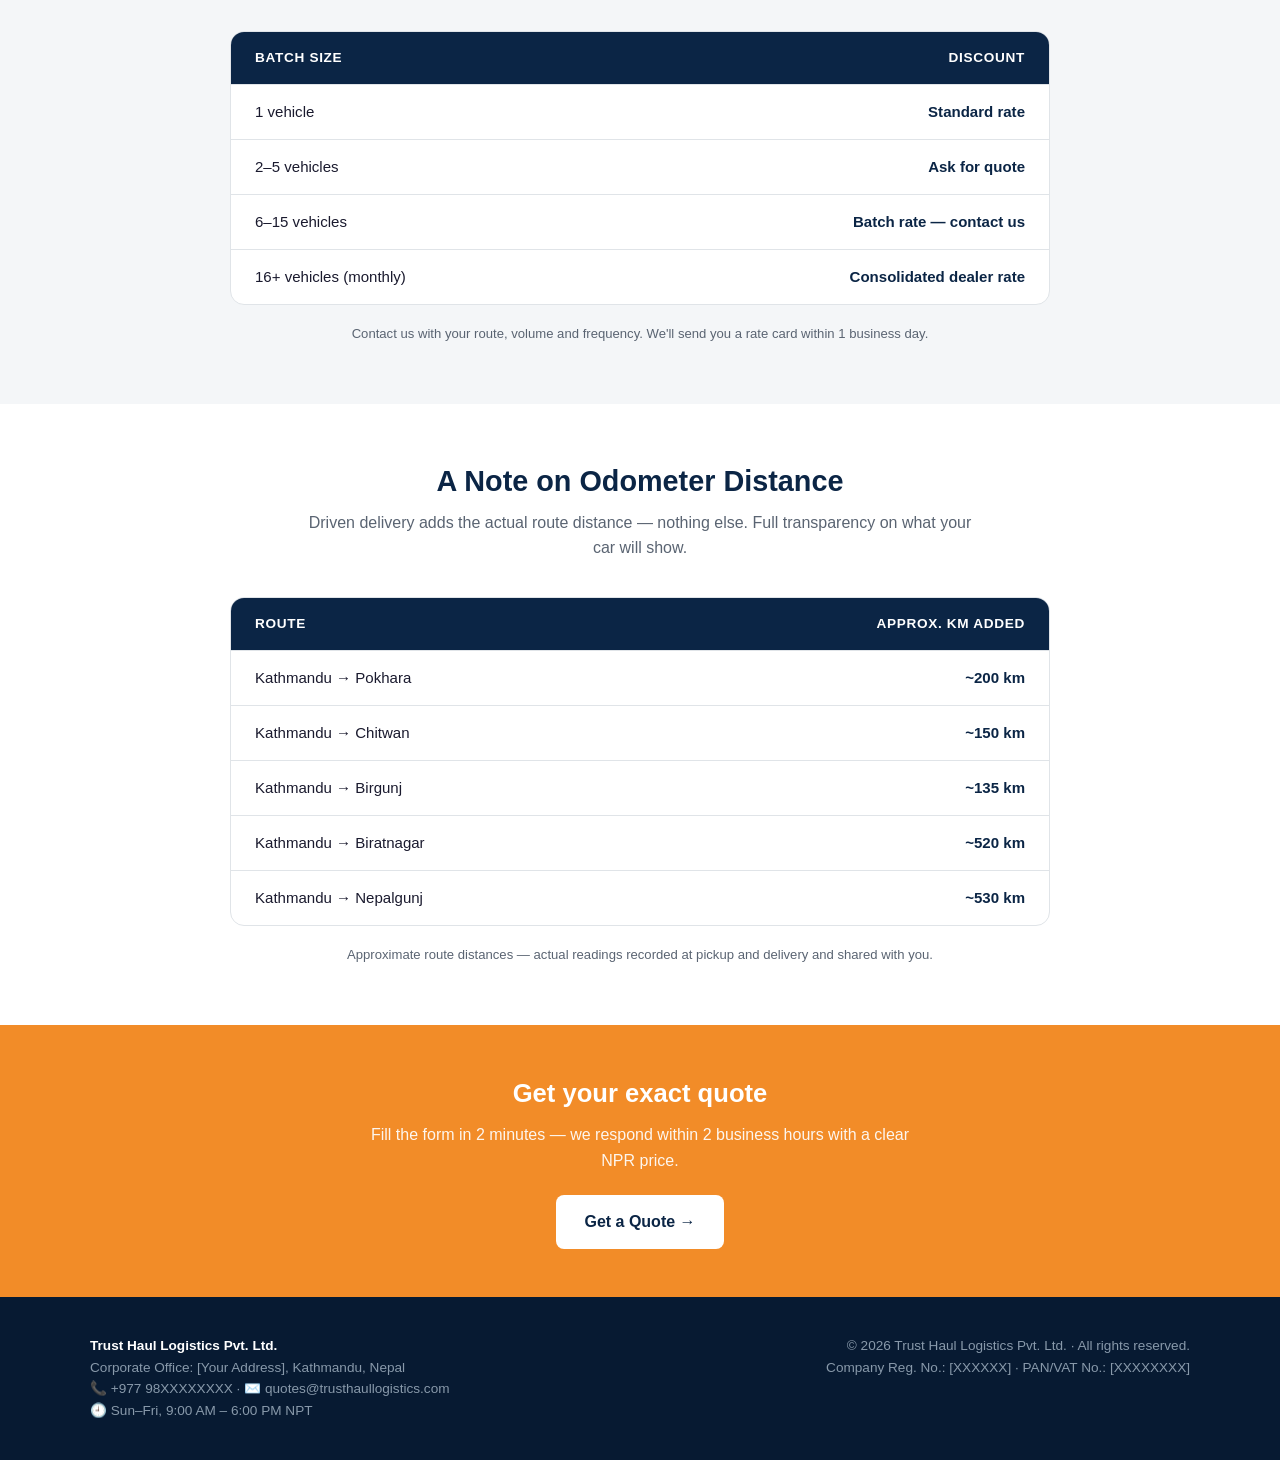
<file: pricing.html>
<!DOCTYPE html>
<html lang="en">
<head>
<meta charset="UTF-8">
<meta name="viewport" content="width=device-width, initial-scale=1.0">
<title>Pricing — Trust Haul Logistics Pvt. Ltd.</title>
<meta name="description" content="Indicative 4-wheeler transport rates in Nepal. NPR pricing inclusive of 13% VAT, fuel, tolls and driver return. Batch discounts for dealers moving 5+ vehicles.">
<link rel="stylesheet" href="styles.css">
</head>
<body>

<header>
  <div class="container">
    <a href="index.html" class="logo">Trust<span>Haul</span> Logistics</a>
    <a href="contact.html#quote" class="header-cta">Get a Quote</a>
    <nav>
      <a href="index.html">Home</a>
      <a href="services.html">Services</a>
      <a href="for-dealers.html">For Dealers</a>
      <a href="for-owners.html">For Owners</a>
      <a href="pricing.html" class="active">Pricing</a>
      <a href="faq.html">FAQ</a>
    </nav>
  </div>
</header>

<section class="page-hero">
  <div class="container">
    <div class="breadcrumb"><a href="index.html">Home</a><span>›</span>Pricing</div>
    <h1>Indicative pricing — real numbers, not "contact us"</h1>
    <p>Starting figures per 4-wheeler in NPR, inclusive of 13% VAT, fuel, tolls and driver return. Final quote depends on vehicle size, route, date and season.</p>
  </div>
</section>

<section class="pricing">
  <div class="container">
    <div class="price-table">
      <div class="price-row head"><span>Route (per 4-wheeler)</span><span>From</span></div>
      <div class="price-row"><span>Within Kathmandu Valley</span><span class="amt">NPR 4,000</span></div>
      <div class="price-row"><span>Kathmandu ↔ Chitwan / Bharatpur</span><span class="amt">NPR 9,000</span></div>
      <div class="price-row"><span>Kathmandu ↔ Pokhara</span><span class="amt">NPR 12,000</span></div>
      <div class="price-row"><span>Kathmandu ↔ Birgunj</span><span class="amt">NPR 15,000</span></div>
      <div class="price-row"><span>Kathmandu ↔ Biratnagar</span><span class="amt">NPR 22,000</span></div>
      <div class="price-row"><span>Kathmandu ↔ Nepalgunj</span><span class="amt">NPR 24,000</span></div>
    </div>
    <p class="price-note"><strong>All prices are in NPR and inclusive of 13% VAT.</strong> Rates above are placeholders — replace them with your actual published rates before going live.</p>
  </div>
</section>

<section>
  <div class="container">
    <h2 class="section-title">What's Included — and What's Not</h2>
    <p class="section-sub">No surprise line items. One price, everything covered.</p>
    <div class="include-grid">
      <div class="include-box yes">
        <h3>✅ Included in the quote</h3>
        <ul>
          <li>13% VAT</li>
          <li>Fuel for the full journey</li>
          <li>Highway and bridge tolls</li>
          <li>Driver return journey cost</li>
          <li>Transit insurance</li>
          <li>Pickup and delivery photos</li>
          <li>Odometer record at pickup and delivery</li>
          <li>Signed delivery receipt</li>
        </ul>
      </div>
      <div class="include-box no">
        <h3>✕ Not included</h3>
        <ul>
          <li>Bluebook transfer fees (if any)</li>
          <li>Vehicle registration taxes</li>
          <li>Municipal parking charges at destination</li>
          <li>Overnight stays if transit exceeds published days (rare; agreed upfront)</li>
          <li>Charges for special handling requests (agreed before booking)</li>
        </ul>
      </div>
    </div>
  </div>
</section>

<section style="background:var(--grey)">
  <div class="container">
    <h2 class="section-title">Batch Discounts for Dealers</h2>
    <p class="section-sub">Dealers moving multiple vehicles save through consolidated pricing.</p>
    <div class="price-table">
      <div class="price-row head"><span>Batch size</span><span>Discount</span></div>
      <div class="price-row"><span>1 vehicle</span><span class="amt">Standard rate</span></div>
      <div class="price-row"><span>2–5 vehicles</span><span class="amt">Ask for quote</span></div>
      <div class="price-row"><span>6–15 vehicles</span><span class="amt">Batch rate — contact us</span></div>
      <div class="price-row"><span>16+ vehicles (monthly)</span><span class="amt">Consolidated dealer rate</span></div>
    </div>
    <p class="price-note">Contact us with your route, volume and frequency. We'll send you a rate card within 1 business day.</p>
  </div>
</section>

<section>
  <div class="container">
    <h2 class="section-title">A Note on Odometer Distance</h2>
    <p class="section-sub">Driven delivery adds the actual route distance — nothing else. Full transparency on what your car will show.</p>
    <div class="price-table">
      <div class="price-row head"><span>Route</span><span>Approx. km added</span></div>
      <div class="price-row"><span>Kathmandu → Pokhara</span><span class="amt">~200 km</span></div>
      <div class="price-row"><span>Kathmandu → Chitwan</span><span class="amt">~150 km</span></div>
      <div class="price-row"><span>Kathmandu → Birgunj</span><span class="amt">~135 km</span></div>
      <div class="price-row"><span>Kathmandu → Biratnagar</span><span class="amt">~520 km</span></div>
      <div class="price-row"><span>Kathmandu → Nepalgunj</span><span class="amt">~530 km</span></div>
    </div>
    <p class="price-note">Approximate route distances — actual readings recorded at pickup and delivery and shared with you.</p>
  </div>
</section>

<div class="cta-band">
  <div class="container">
    <h2>Get your exact quote</h2>
    <p>Fill the form in 2 minutes — we respond within 2 business hours with a clear NPR price.</p>
    <a href="contact.html#quote" class="btn-invert">Get a Quote →</a>
  </div>
</div>

<footer>
  <div class="container">
    <div class="foot-col">
      <strong>Trust Haul Logistics Pvt. Ltd.</strong><br>
      Corporate Office: [Your Address], Kathmandu, Nepal<br>
      📞 <a href="tel:+9779800000000">+977 98XXXXXXXX</a> · ✉️ <a href="mailto:quotes@trusthaullogistics.com">quotes@trusthaullogistics.com</a><br>
      🕘 Sun–Fri, 9:00 AM – 6:00 PM NPT
    </div>
    <div class="foot-right">
      © 2026 Trust Haul Logistics Pvt. Ltd. · All rights reserved.<br>
      Company Reg. No.: [XXXXXX] · PAN/VAT No.: [XXXXXXXX]
    </div>
  </div>
</footer>

<a href="https://wa.me/9779800000000?text=Namaste%20Trust%20Haul%2C%20I%20need%20a%20quote." class="whatsapp-float" target="_blank" aria-label="Chat on WhatsApp">💬</a>

</body>
</html>
</file>
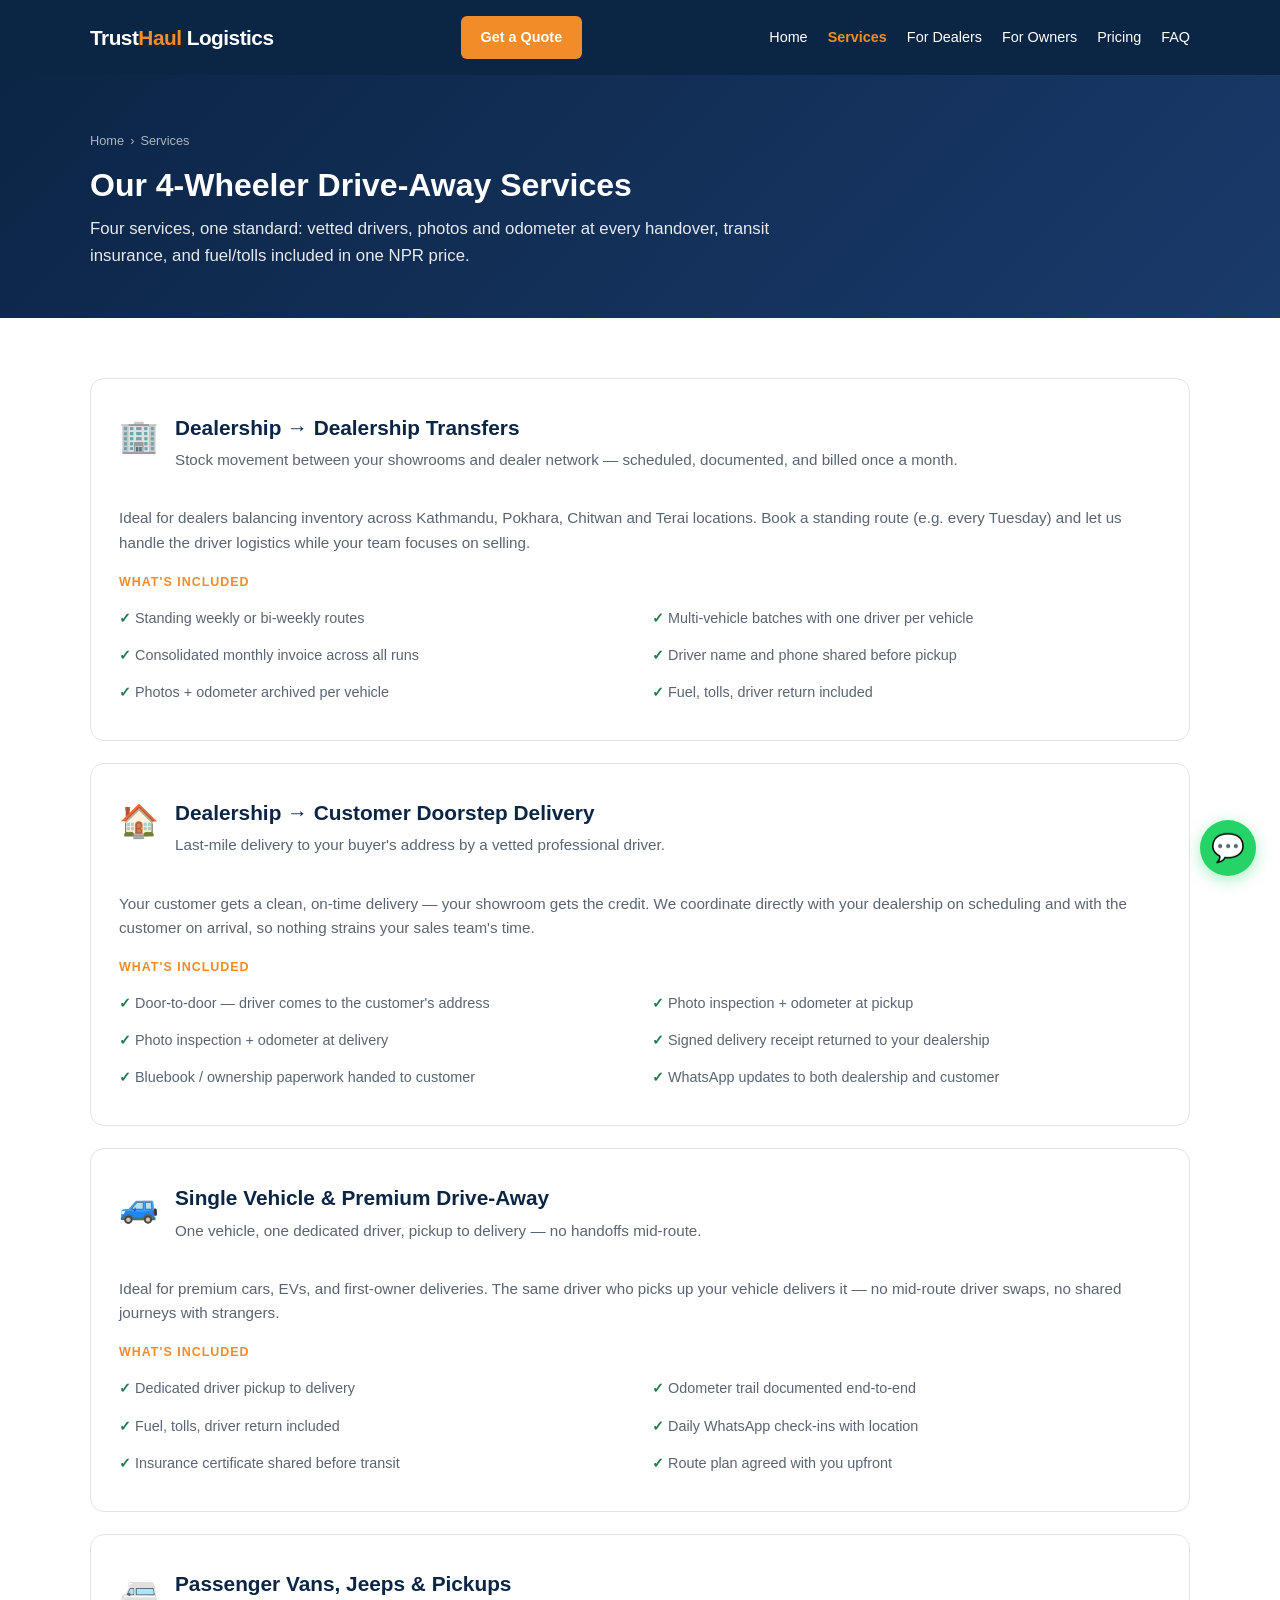
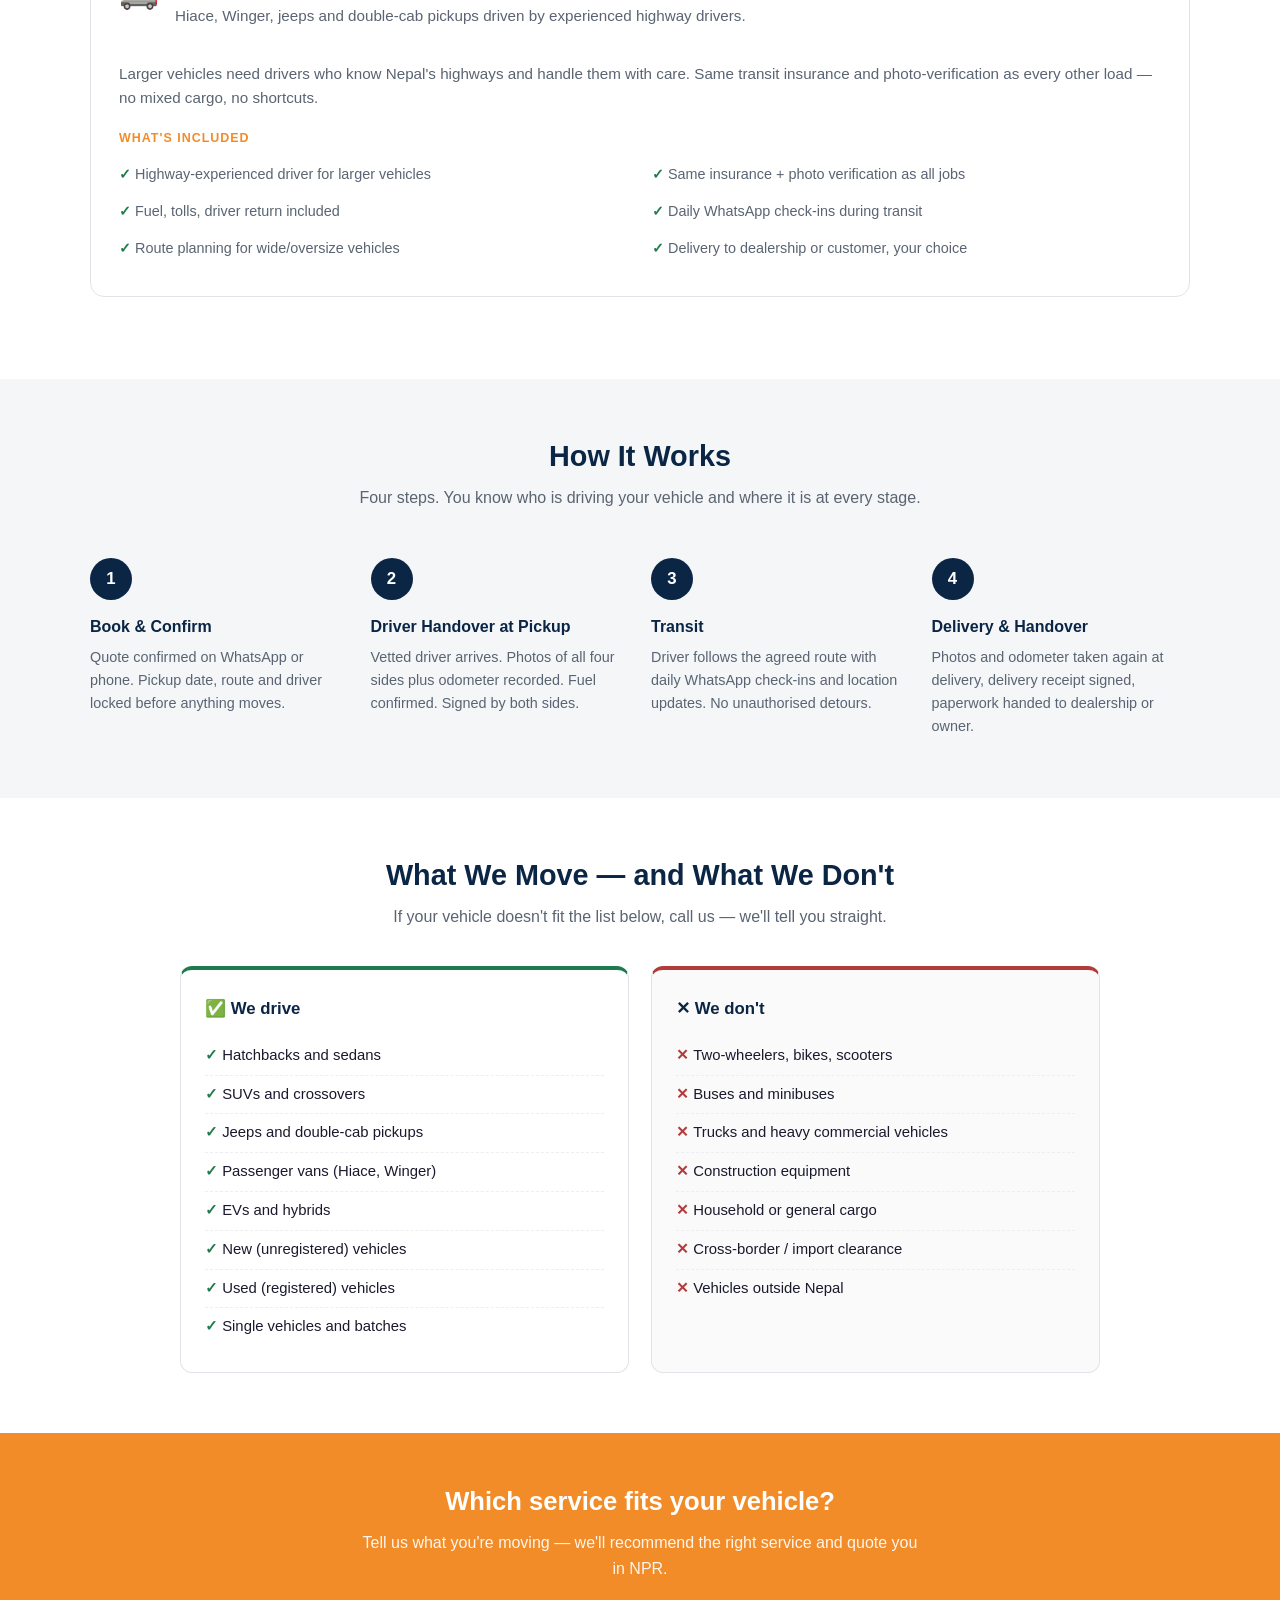
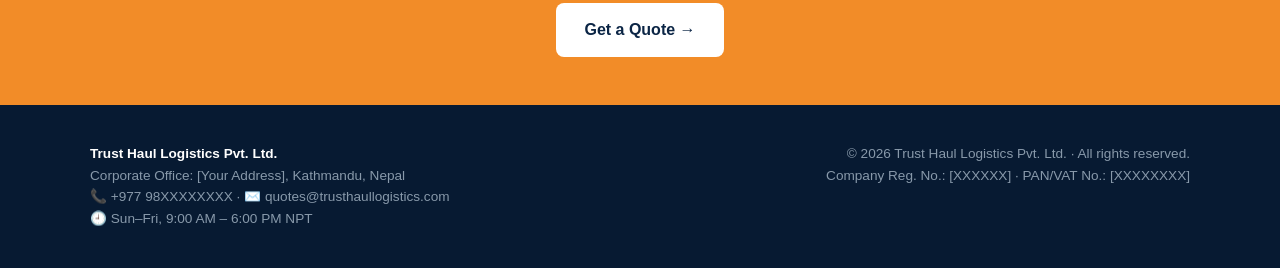
<file: services.html>
<!DOCTYPE html>
<html lang="en">
<head>
<meta charset="UTF-8">
<meta name="viewport" content="width=device-width, initial-scale=1.0">
<title>Services — Trust Haul Logistics Pvt. Ltd.</title>
<meta name="description" content="4-wheeler drive-away services across Nepal: dealership-to-dealership transfers, dealership-to-customer delivery, single-vehicle premium transport, and passenger van / jeep movement.">
<link rel="stylesheet" href="styles.css">
</head>
<body>

<header>
  <div class="container">
    <a href="index.html" class="logo">Trust<span>Haul</span> Logistics</a>
    <a href="contact.html#quote" class="header-cta">Get a Quote</a>
    <nav>
      <a href="index.html">Home</a>
      <a href="services.html" class="active">Services</a>
      <a href="for-dealers.html">For Dealers</a>
      <a href="for-owners.html">For Owners</a>
      <a href="pricing.html">Pricing</a>
      <a href="faq.html">FAQ</a>
    </nav>
  </div>
</header>

<section class="page-hero">
  <div class="container">
    <div class="breadcrumb"><a href="index.html">Home</a><span>›</span>Services</div>
    <h1>Our 4-Wheeler Drive-Away Services</h1>
    <p>Four services, one standard: vetted drivers, photos and odometer at every handover, transit insurance, and fuel/tolls included in one NPR price.</p>
  </div>
</section>

<section>
  <div class="container">

    <article class="service-detail" id="dealer-to-dealer">
      <div class="head">
        <span class="ico">🏢</span>
        <div>
          <h2>Dealership → Dealership Transfers</h2>
          <p class="desc">Stock movement between your showrooms and dealer network — scheduled, documented, and billed once a month.</p>
        </div>
      </div>
      <p class="desc">Ideal for dealers balancing inventory across Kathmandu, Pokhara, Chitwan and Terai locations. Book a standing route (e.g. every Tuesday) and let us handle the driver logistics while your team focuses on selling.</p>
      <div class="included-title">What's included</div>
      <ul>
        <li>Standing weekly or bi-weekly routes</li>
        <li>Multi-vehicle batches with one driver per vehicle</li>
        <li>Consolidated monthly invoice across all runs</li>
        <li>Driver name and phone shared before pickup</li>
        <li>Photos + odometer archived per vehicle</li>
        <li>Fuel, tolls, driver return included</li>
      </ul>
    </article>

    <article class="service-detail" id="dealer-to-customer">
      <div class="head">
        <span class="ico">🏠</span>
        <div>
          <h2>Dealership → Customer Doorstep Delivery</h2>
          <p class="desc">Last-mile delivery to your buyer's address by a vetted professional driver.</p>
        </div>
      </div>
      <p class="desc">Your customer gets a clean, on-time delivery — your showroom gets the credit. We coordinate directly with your dealership on scheduling and with the customer on arrival, so nothing strains your sales team's time.</p>
      <div class="included-title">What's included</div>
      <ul>
        <li>Door-to-door — driver comes to the customer's address</li>
        <li>Photo inspection + odometer at pickup</li>
        <li>Photo inspection + odometer at delivery</li>
        <li>Signed delivery receipt returned to your dealership</li>
        <li>Bluebook / ownership paperwork handed to customer</li>
        <li>WhatsApp updates to both dealership and customer</li>
      </ul>
    </article>

    <article class="service-detail" id="single-vehicle">
      <div class="head">
        <span class="ico">🚙</span>
        <div>
          <h2>Single Vehicle & Premium Drive-Away</h2>
          <p class="desc">One vehicle, one dedicated driver, pickup to delivery — no handoffs mid-route.</p>
        </div>
      </div>
      <p class="desc">Ideal for premium cars, EVs, and first-owner deliveries. The same driver who picks up your vehicle delivers it — no mid-route driver swaps, no shared journeys with strangers.</p>
      <div class="included-title">What's included</div>
      <ul>
        <li>Dedicated driver pickup to delivery</li>
        <li>Odometer trail documented end-to-end</li>
        <li>Fuel, tolls, driver return included</li>
        <li>Daily WhatsApp check-ins with location</li>
        <li>Insurance certificate shared before transit</li>
        <li>Route plan agreed with you upfront</li>
      </ul>
    </article>

    <article class="service-detail" id="vans-jeeps">
      <div class="head">
        <span class="ico">🚐</span>
        <div>
          <h2>Passenger Vans, Jeeps & Pickups</h2>
          <p class="desc">Hiace, Winger, jeeps and double-cab pickups driven by experienced highway drivers.</p>
        </div>
      </div>
      <p class="desc">Larger vehicles need drivers who know Nepal's highways and handle them with care. Same transit insurance and photo-verification as every other load — no mixed cargo, no shortcuts.</p>
      <div class="included-title">What's included</div>
      <ul>
        <li>Highway-experienced driver for larger vehicles</li>
        <li>Same insurance + photo verification as all jobs</li>
        <li>Fuel, tolls, driver return included</li>
        <li>Daily WhatsApp check-ins during transit</li>
        <li>Route planning for wide/oversize vehicles</li>
        <li>Delivery to dealership or customer, your choice</li>
      </ul>
    </article>

  </div>
</section>

<section style="background:var(--grey)">
  <div class="container">
    <h2 class="section-title">How It Works</h2>
    <p class="section-sub">Four steps. You know who is driving your vehicle and where it is at every stage.</p>
    <div class="steps">
      <div class="step">
        <div class="num">1</div>
        <h3>Book & Confirm</h3>
        <p>Quote confirmed on WhatsApp or phone. Pickup date, route and driver locked before anything moves.</p>
      </div>
      <div class="step">
        <div class="num">2</div>
        <h3>Driver Handover at Pickup</h3>
        <p>Vetted driver arrives. Photos of all four sides plus odometer recorded. Fuel confirmed. Signed by both sides.</p>
      </div>
      <div class="step">
        <div class="num">3</div>
        <h3>Transit</h3>
        <p>Driver follows the agreed route with daily WhatsApp check-ins and location updates. No unauthorised detours.</p>
      </div>
      <div class="step">
        <div class="num">4</div>
        <h3>Delivery & Handover</h3>
        <p>Photos and odometer taken again at delivery, delivery receipt signed, paperwork handed to dealership or owner.</p>
      </div>
    </div>
  </div>
</section>

<section>
  <div class="container">
    <h2 class="section-title">What We Move — and What We Don't</h2>
    <p class="section-sub">If your vehicle doesn't fit the list below, call us — we'll tell you straight.</p>
    <div class="move-grid">
      <div class="move-box yes">
        <h3>✅ We drive</h3>
        <ul>
          <li>Hatchbacks and sedans</li>
          <li>SUVs and crossovers</li>
          <li>Jeeps and double-cab pickups</li>
          <li>Passenger vans (Hiace, Winger)</li>
          <li>EVs and hybrids</li>
          <li>New (unregistered) vehicles</li>
          <li>Used (registered) vehicles</li>
          <li>Single vehicles and batches</li>
        </ul>
      </div>
      <div class="move-box no">
        <h3>✕ We don't</h3>
        <ul>
          <li>Two-wheelers, bikes, scooters</li>
          <li>Buses and minibuses</li>
          <li>Trucks and heavy commercial vehicles</li>
          <li>Construction equipment</li>
          <li>Household or general cargo</li>
          <li>Cross-border / import clearance</li>
          <li>Vehicles outside Nepal</li>
        </ul>
      </div>
    </div>
  </div>
</section>

<div class="cta-band">
  <div class="container">
    <h2>Which service fits your vehicle?</h2>
    <p>Tell us what you're moving — we'll recommend the right service and quote you in NPR.</p>
    <a href="contact.html#quote" class="btn-invert">Get a Quote →</a>
  </div>
</div>

<footer>
  <div class="container">
    <div class="foot-col">
      <strong>Trust Haul Logistics Pvt. Ltd.</strong><br>
      Corporate Office: [Your Address], Kathmandu, Nepal<br>
      📞 <a href="tel:+9779800000000">+977 98XXXXXXXX</a> · ✉️ <a href="mailto:quotes@trusthaullogistics.com">quotes@trusthaullogistics.com</a><br>
      🕘 Sun–Fri, 9:00 AM – 6:00 PM NPT
    </div>
    <div class="foot-right">
      © 2026 Trust Haul Logistics Pvt. Ltd. · All rights reserved.<br>
      Company Reg. No.: [XXXXXX] · PAN/VAT No.: [XXXXXXXX]
    </div>
  </div>
</footer>

<a href="https://wa.me/9779800000000?text=Namaste%20Trust%20Haul%2C%20I%20need%20a%20quote%20for%204-wheeler%20transport%20in%20Nepal." class="whatsapp-float" target="_blank" aria-label="Chat on WhatsApp">💬</a>

</body>
</html>
</file>
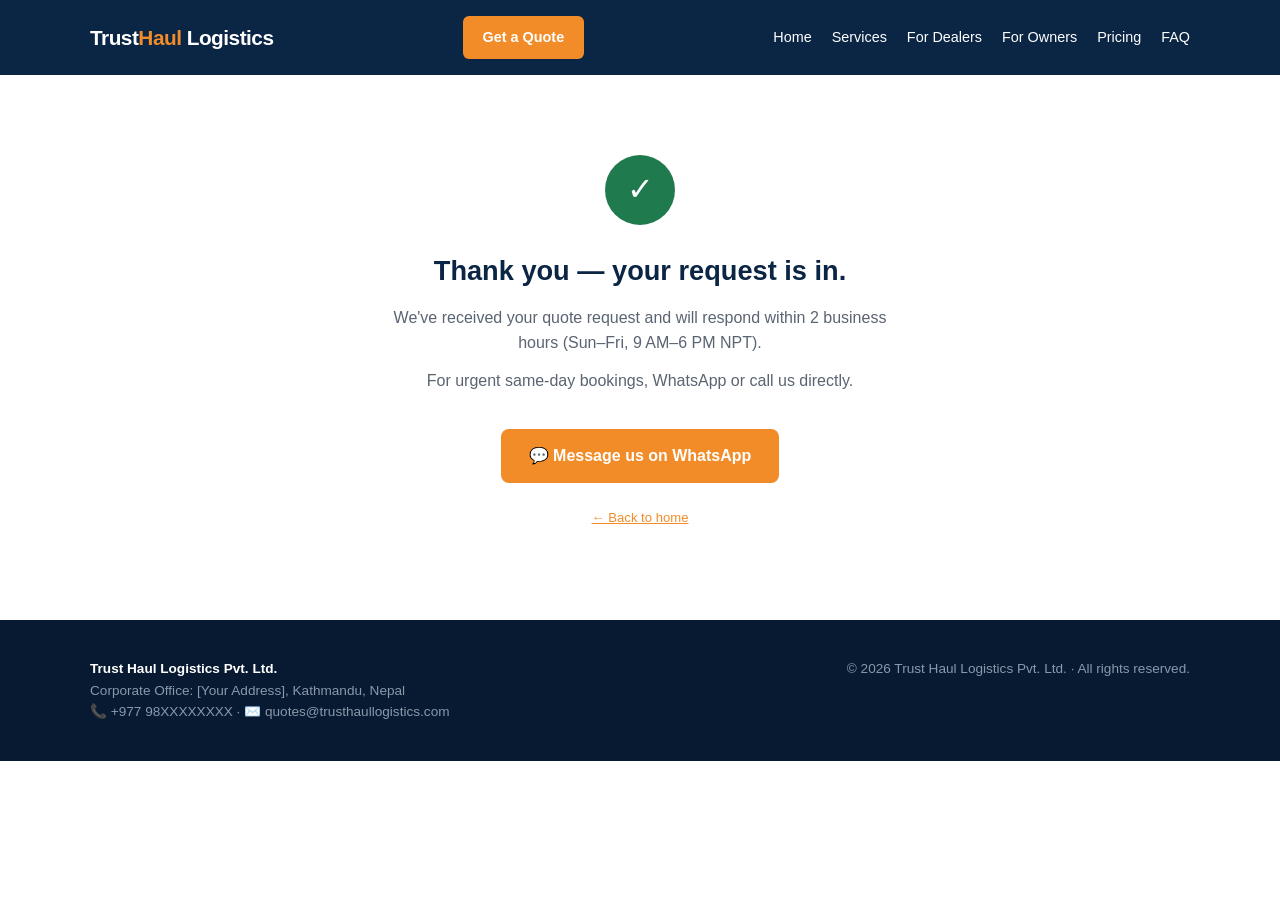
<file: thanks.html>
<!DOCTYPE html>
<html lang="en">
<head>
<meta charset="UTF-8">
<meta name="viewport" content="width=device-width, initial-scale=1.0">
<title>Thank You — Trust Haul Logistics Pvt. Ltd.</title>
<link rel="stylesheet" href="styles.css">
</head>
<body>

<header>
  <div class="container">
    <a href="index.html" class="logo">Trust<span>Haul</span> Logistics</a>
    <a href="contact.html#quote" class="header-cta">Get a Quote</a>
    <nav>
      <a href="index.html">Home</a>
      <a href="services.html">Services</a>
      <a href="for-dealers.html">For Dealers</a>
      <a href="for-owners.html">For Owners</a>
      <a href="pricing.html">Pricing</a>
      <a href="faq.html">FAQ</a>
    </nav>
  </div>
</header>

<div class="thanks-wrap">
  <div class="check">✓</div>
  <h1>Thank you — your request is in.</h1>
  <p>We've received your quote request and will respond within 2 business hours (Sun–Fri, 9 AM–6 PM NPT).</p>
  <p>For urgent same-day bookings, WhatsApp or call us directly.</p>
  <a href="https://wa.me/9779800000000?text=Namaste%20Trust%20Haul%2C%20I%20just%20submitted%20a%20quote%20request." class="btn-primary">💬 Message us on WhatsApp</a>
  <p style="margin-top:24px;font-size:.82rem"><a href="index.html" style="color:var(--orange);text-decoration:underline">← Back to home</a></p>
</div>

<footer>
  <div class="container">
    <div class="foot-col">
      <strong>Trust Haul Logistics Pvt. Ltd.</strong><br>
      Corporate Office: [Your Address], Kathmandu, Nepal<br>
      📞 <a href="tel:+9779800000000">+977 98XXXXXXXX</a> · ✉️ <a href="mailto:quotes@trusthaullogistics.com">quotes@trusthaullogistics.com</a>
    </div>
    <div class="foot-right">
      © 2026 Trust Haul Logistics Pvt. Ltd. · All rights reserved.
    </div>
  </div>
</footer>

</body>
</html>
</file>
<file: styles.css>
:root{
  --navy:#0B2545;--navy-2:#1a3a6b;--orange:#F28C28;--white:#FFFFFF;
  --grey:#F4F6F8;--line:#e0e4e8;--text:#1A1A2E;--muted:#5a6472;
  --green:#1f7a4d;--red:#b23b3b;
}
*{margin:0;padding:0;box-sizing:border-box}
html{scroll-behavior:smooth}
body{font-family:'Inter',-apple-system,BlinkMacSystemFont,'Segoe UI',Roboto,sans-serif;color:var(--text);line-height:1.6;background:var(--white)}
a{text-decoration:none;color:inherit}
.container{max-width:1140px;margin:0 auto;padding:0 20px}
section{padding:60px 0}
.section-title{font-size:1.8rem;font-weight:800;color:var(--navy);margin-bottom:10px;text-align:center;line-height:1.25}
.section-sub{text-align:center;color:var(--muted);max-width:680px;margin:0 auto 36px}

/* HEADER */
header{background:var(--navy);color:var(--white);padding:16px 0;position:sticky;top:0;z-index:100}
header .container{display:flex;align-items:center;justify-content:space-between;flex-wrap:wrap;gap:12px}
.logo{font-size:1.3rem;font-weight:700;letter-spacing:-.5px}
.logo span{color:var(--orange)}
nav{display:flex;gap:20px;font-size:.9rem;flex-wrap:wrap}
nav a:hover{color:var(--orange)}
nav a.active{color:var(--orange);font-weight:600}
.header-cta{background:var(--orange);color:var(--white);padding:10px 20px;border-radius:6px;font-weight:600;font-size:.9rem}

/* HERO — home */
.hero{background:linear-gradient(135deg,var(--navy) 0%,var(--navy-2) 100%);color:var(--white);padding:70px 0 60px}
.hero .eyebrow{display:inline-block;background:rgba(242,140,40,.16);border:1px solid rgba(242,140,40,.5);color:#ffc98a;font-size:.78rem;font-weight:700;letter-spacing:.06em;text-transform:uppercase;padding:6px 14px;border-radius:999px;margin-bottom:18px}
.hero h1{font-size:2.5rem;line-height:1.15;max-width:820px;margin-bottom:16px;font-weight:800}
.hero p{font-size:1.12rem;opacity:.92;max-width:660px;margin-bottom:12px}
.hero .nepali{font-size:1rem;opacity:.72;margin-bottom:28px;font-weight:500}
.hero-ctas{display:flex;gap:14px;flex-wrap:wrap}

/* PAGE HERO — inner pages */
.page-hero{background:linear-gradient(135deg,var(--navy) 0%,var(--navy-2) 100%);color:var(--white);padding:56px 0 48px}
.page-hero .eyebrow{display:inline-block;background:rgba(242,140,40,.16);border:1px solid rgba(242,140,40,.5);color:#ffc98a;font-size:.75rem;font-weight:700;letter-spacing:.06em;text-transform:uppercase;padding:5px 12px;border-radius:999px;margin-bottom:14px}
.page-hero h1{font-size:2rem;line-height:1.2;font-weight:800;margin-bottom:12px;max-width:820px}
.page-hero p{font-size:1.05rem;opacity:.9;max-width:680px}
.breadcrumb{font-size:.8rem;opacity:.65;margin-bottom:14px}
.breadcrumb a{color:inherit}
.breadcrumb span{margin:0 6px}

/* BUTTONS */
.btn-primary{background:var(--orange);color:var(--white);padding:14px 28px;border-radius:8px;font-weight:700;display:inline-block;transition:transform .15s;border:none;cursor:pointer;font-family:inherit;font-size:1rem}
.btn-primary:hover{transform:translateY(-2px)}
.btn-outline{border:2px solid rgba(255,255,255,.6);color:var(--white);padding:12px 26px;border-radius:8px;font-weight:600;display:inline-block}
.btn-navy{background:var(--navy);color:var(--white);padding:14px 28px;border-radius:8px;font-weight:700;display:inline-block}

/* TRUST BAR */
.trust-bar{background:var(--grey);padding:20px 0;border-bottom:1px solid var(--line)}
.trust-items{display:flex;justify-content:space-around;flex-wrap:wrap;gap:16px;text-align:center;font-size:.9rem;font-weight:600}
.trust-items span{color:var(--navy)}
.trust-items span::before{content:"✓ ";color:var(--orange);font-weight:700}

/* WHAT WE MOVE */
.move-grid{display:grid;grid-template-columns:1fr 1fr;gap:22px;max-width:920px;margin:0 auto}
.move-box{border:1px solid var(--line);border-radius:12px;padding:26px 24px;background:var(--white)}
.move-box.yes{border-top:4px solid var(--green)}
.move-box.no{border-top:4px solid var(--red);background:#fafafa}
.move-box h3{font-size:1.05rem;margin-bottom:14px;color:var(--navy)}
.move-box ul{list-style:none}
.move-box li{padding:7px 0;font-size:.93rem;border-bottom:1px dashed #eceff2}
.move-box li:last-child{border-bottom:none}
.move-box.yes li::before{content:"✓ ";color:var(--green);font-weight:700}
.move-box.no li::before{content:"✕ ";color:var(--red);font-weight:700}
.move-note{text-align:center;font-size:.85rem;color:var(--muted);margin-top:22px}

/* SERVICES */
.services-grid{display:grid;grid-template-columns:repeat(auto-fit,minmax(250px,1fr));gap:22px}
.service-card{background:var(--white);border:1px solid var(--line);border-radius:12px;padding:28px 22px;transition:box-shadow .2s,transform .2s;display:block;color:inherit}
.service-card:hover{box-shadow:0 8px 24px rgba(11,37,69,.08);transform:translateY(-2px)}
.service-card .ico{font-size:1.7rem;display:block;margin-bottom:10px}
.service-card h3{color:var(--navy);margin-bottom:8px;font-size:1.05rem;line-height:1.35}
.service-card p{font-size:.9rem;color:var(--muted)}
.service-card .more{display:inline-block;margin-top:14px;font-size:.82rem;font-weight:700;color:var(--orange)}

/* DETAILED SERVICE BLOCKS */
.service-detail{border:1px solid var(--line);border-radius:14px;padding:32px 28px;background:var(--white);margin-bottom:22px}
.service-detail .head{display:flex;gap:16px;align-items:flex-start;margin-bottom:16px}
.service-detail .ico{font-size:2rem;flex-shrink:0}
.service-detail h2{font-size:1.3rem;color:var(--navy);margin-bottom:4px}
.service-detail .desc{color:var(--muted);font-size:.95rem;margin-bottom:18px}
.service-detail .included-title{font-size:.78rem;text-transform:uppercase;letter-spacing:.08em;font-weight:800;color:var(--orange);margin-bottom:10px}
.service-detail ul{list-style:none;display:grid;grid-template-columns:1fr 1fr;gap:6px 24px}
.service-detail ul li{font-size:.9rem;color:var(--muted);padding:4px 0}
.service-detail ul li::before{content:"✓ ";color:var(--green);font-weight:700}

/* AUDIENCE */
.audience{background:var(--grey)}
.aud-grid{display:grid;grid-template-columns:1fr 1fr;gap:24px}
.aud-card{background:var(--white);border-radius:14px;padding:32px 28px;border:1px solid var(--line);display:flex;flex-direction:column}
.aud-card h3{font-size:1.25rem;color:var(--navy);margin-bottom:6px}
.aud-card .aud-tag{font-size:.75rem;text-transform:uppercase;letter-spacing:.08em;font-weight:700;color:var(--orange);margin-bottom:10px}
.aud-card ul{list-style:none;margin:14px 0 22px}
.aud-card li{padding:6px 0;font-size:.92rem;color:var(--muted)}
.aud-card li::before{content:"→ ";color:var(--orange);font-weight:700}
.aud-card .btn-primary{margin-top:auto;text-align:center}

/* HOW IT WORKS */
.steps{display:grid;grid-template-columns:repeat(auto-fit,minmax(220px,1fr));gap:22px}
.step{padding-top:12px}
.step .num{width:42px;height:42px;border-radius:50%;background:var(--navy);color:var(--white);display:flex;align-items:center;justify-content:center;font-weight:800;font-size:1.05rem;margin-bottom:14px}
.step h3{font-size:1rem;color:var(--navy);margin-bottom:6px}
.step p{font-size:.9rem;color:var(--muted)}

/* PRICING */
.pricing{background:var(--grey)}
.price-table{max-width:820px;margin:0 auto;background:var(--white);border:1px solid var(--line);border-radius:14px;overflow:hidden}
.price-row{display:grid;grid-template-columns:1fr auto;gap:16px;padding:15px 24px;border-bottom:1px solid var(--line);font-size:.94rem;align-items:center}
.price-row:last-child{border-bottom:none}
.price-row.head{background:var(--navy);color:var(--white);font-weight:700;font-size:.85rem;text-transform:uppercase;letter-spacing:.05em}
.price-row .amt{font-weight:700;color:var(--navy);white-space:nowrap}
.price-note{text-align:center;font-size:.82rem;color:var(--muted);margin-top:18px;max-width:680px;margin-left:auto;margin-right:auto}
.include-grid{display:grid;grid-template-columns:1fr 1fr;gap:22px;max-width:900px;margin:0 auto}
.include-box{background:var(--white);border:1px solid var(--line);border-radius:12px;padding:24px 22px}
.include-box h3{font-size:1rem;color:var(--navy);margin-bottom:14px}
.include-box ul{list-style:none}
.include-box li{padding:5px 0;font-size:.9rem;color:var(--muted)}
.include-box.yes li::before{content:"✓ ";color:var(--green);font-weight:700}
.include-box.no li::before{content:"✕ ";color:var(--red);font-weight:700}

/* FAQ */
.faq{max-width:820px;margin:0 auto}
.faq details{border:1px solid var(--line);border-radius:10px;margin-bottom:12px;background:var(--white);overflow:hidden}
.faq details[open]{border-color:#c8d4e0;box-shadow:0 4px 16px rgba(11,37,69,.05)}
.faq summary{padding:16px 46px 16px 20px;font-weight:600;color:var(--navy);cursor:pointer;list-style:none;position:relative;font-size:.97rem}
.faq summary::-webkit-details-marker{display:none}
.faq summary::after{content:"+";position:absolute;right:20px;top:50%;transform:translateY(-50%);font-size:1.35rem;color:var(--orange);font-weight:400;line-height:1}
.faq details[open] summary::after{content:"–"}
.faq .ans{padding:0 20px 18px;font-size:.92rem;color:var(--muted)}
.faq-cat{max-width:820px;margin:0 auto 40px}
.faq-cat h2{font-size:1.1rem;color:var(--navy);margin-bottom:16px;padding-bottom:8px;border-bottom:2px solid var(--orange);display:inline-block}

/* CONTACT GRID */
.quote-section{background:var(--navy);color:var(--white)}
.quote-section .section-title{color:var(--white)}
.quote-section .section-sub{color:#ccd6e0}
.contact-grid{display:grid;grid-template-columns:1.5fr 1fr;gap:32px;align-items:start;max-width:1040px;margin:0 auto}
.quote-form{background:var(--white);padding:32px;border-radius:14px}
.form-row{display:grid;grid-template-columns:1fr 1fr;gap:14px;margin-bottom:14px}
.form-row.full{grid-template-columns:1fr}
.field label{display:block;font-size:.8rem;font-weight:600;color:var(--navy);margin-bottom:5px}
.quote-form input[type=text],.quote-form input[type=tel],.quote-form input[type=date],.quote-form select,.quote-form textarea{width:100%;padding:12px 14px;border:1px solid #ccd2d9;border-radius:7px;font-size:.95rem;font-family:inherit;background:var(--white);color:var(--text)}
.quote-form textarea{resize:vertical}
.radio-group{display:flex;flex-wrap:wrap;gap:8px}
.radio-group label{display:flex;align-items:center;gap:7px;font-size:.86rem;font-weight:500;color:var(--navy);border:1px solid #ccd2d9;border-radius:7px;padding:9px 13px;cursor:pointer;background:var(--white);margin:0}
.radio-group input{accent-color:var(--orange);margin:0}
.check-row{display:flex;align-items:flex-start;gap:9px;font-size:.86rem;color:var(--navy);font-weight:500;line-height:1.45}
.check-row input{width:17px;height:17px;accent-color:var(--orange);margin-top:2px;flex-shrink:0}
.form-section-label{font-size:.72rem;font-weight:800;text-transform:uppercase;letter-spacing:.08em;color:#8899aa;margin:22px 0 10px;border-top:1px solid var(--line);padding-top:18px}
.form-section-label.first{margin-top:0;border-top:none;padding-top:0}
.quote-form .btn-primary{width:100%;text-align:center;margin-top:14px}
.form-note{font-size:.78rem;color:#666;text-align:center;margin-top:12px}
.contact-sidebar{background:rgba(255,255,255,.06);border:1px solid rgba(255,255,255,.12);border-radius:14px;padding:28px}
.contact-sidebar h3{font-size:1.1rem;margin-bottom:8px}
.contact-sidebar p{font-size:.88rem;opacity:.8;margin-bottom:22px}
.contact-item{display:flex;gap:12px;padding:12px 0;border-bottom:1px solid rgba(255,255,255,.08);font-size:.9rem}
.contact-item:last-child{border-bottom:none}
.contact-item .ci-ico{font-size:1.2rem;flex-shrink:0}
.contact-item a{color:#ffc98a;text-decoration:underline}

/* CTA BAND */
.cta-band{background:var(--orange);color:var(--white);padding:48px 0;text-align:center}
.cta-band h2{font-size:1.6rem;margin-bottom:8px;font-weight:800}
.cta-band p{opacity:.92;margin-bottom:22px;max-width:560px;margin-left:auto;margin-right:auto}
.cta-band .btn-invert{background:var(--white);color:var(--navy);padding:14px 28px;border-radius:8px;font-weight:700;display:inline-block}

/* FOOTER */
footer{background:#071a32;color:#8899aa;padding:38px 0;font-size:.85rem}
footer .container{display:flex;justify-content:space-between;flex-wrap:wrap;gap:22px}
footer strong{color:var(--white)}
footer a{color:#8899aa}
footer a:hover{color:var(--orange)}
.foot-right{text-align:right}
.foot-col{max-width:380px}

/* WHATSAPP */
.whatsapp-float{position:fixed;bottom:24px;right:24px;background:#25D366;color:var(--white);width:56px;height:56px;border-radius:50%;display:flex;align-items:center;justify-content:center;font-size:1.7rem;box-shadow:0 4px 16px rgba(37,211,102,.4);z-index:200}

/* THANKS PAGE */
.thanks-wrap{max-width:560px;margin:0 auto;padding:80px 20px;text-align:center}
.thanks-wrap .check{width:70px;height:70px;background:var(--green);color:var(--white);border-radius:50%;display:flex;align-items:center;justify-content:center;font-size:2rem;margin:0 auto 24px}
.thanks-wrap h1{font-size:1.7rem;color:var(--navy);margin-bottom:12px}
.thanks-wrap p{color:var(--muted);margin-bottom:12px}
.thanks-wrap .btn-primary{margin-top:24px}

/* MOBILE */
@media(max-width:760px){
  .hero h1{font-size:1.85rem}
  .hero p,.page-hero p{font-size:1rem}
  .page-hero h1{font-size:1.55rem}
  .move-grid,.aud-grid,.contact-grid,.include-grid{grid-template-columns:1fr}
  .service-detail ul{grid-template-columns:1fr}
  .form-row{grid-template-columns:1fr}
  .price-row{grid-template-columns:1fr;gap:2px;padding:14px 18px}
  .price-row .amt{padding-top:2px}
  nav{order:3;width:100%;justify-content:center;gap:14px;font-size:.82rem;border-top:1px solid rgba(255,255,255,.1);padding-top:10px;margin-top:4px}
  footer .container{flex-direction:column}
  .foot-right{text-align:left}
  .quote-form{padding:24px 18px}
}
</file>
